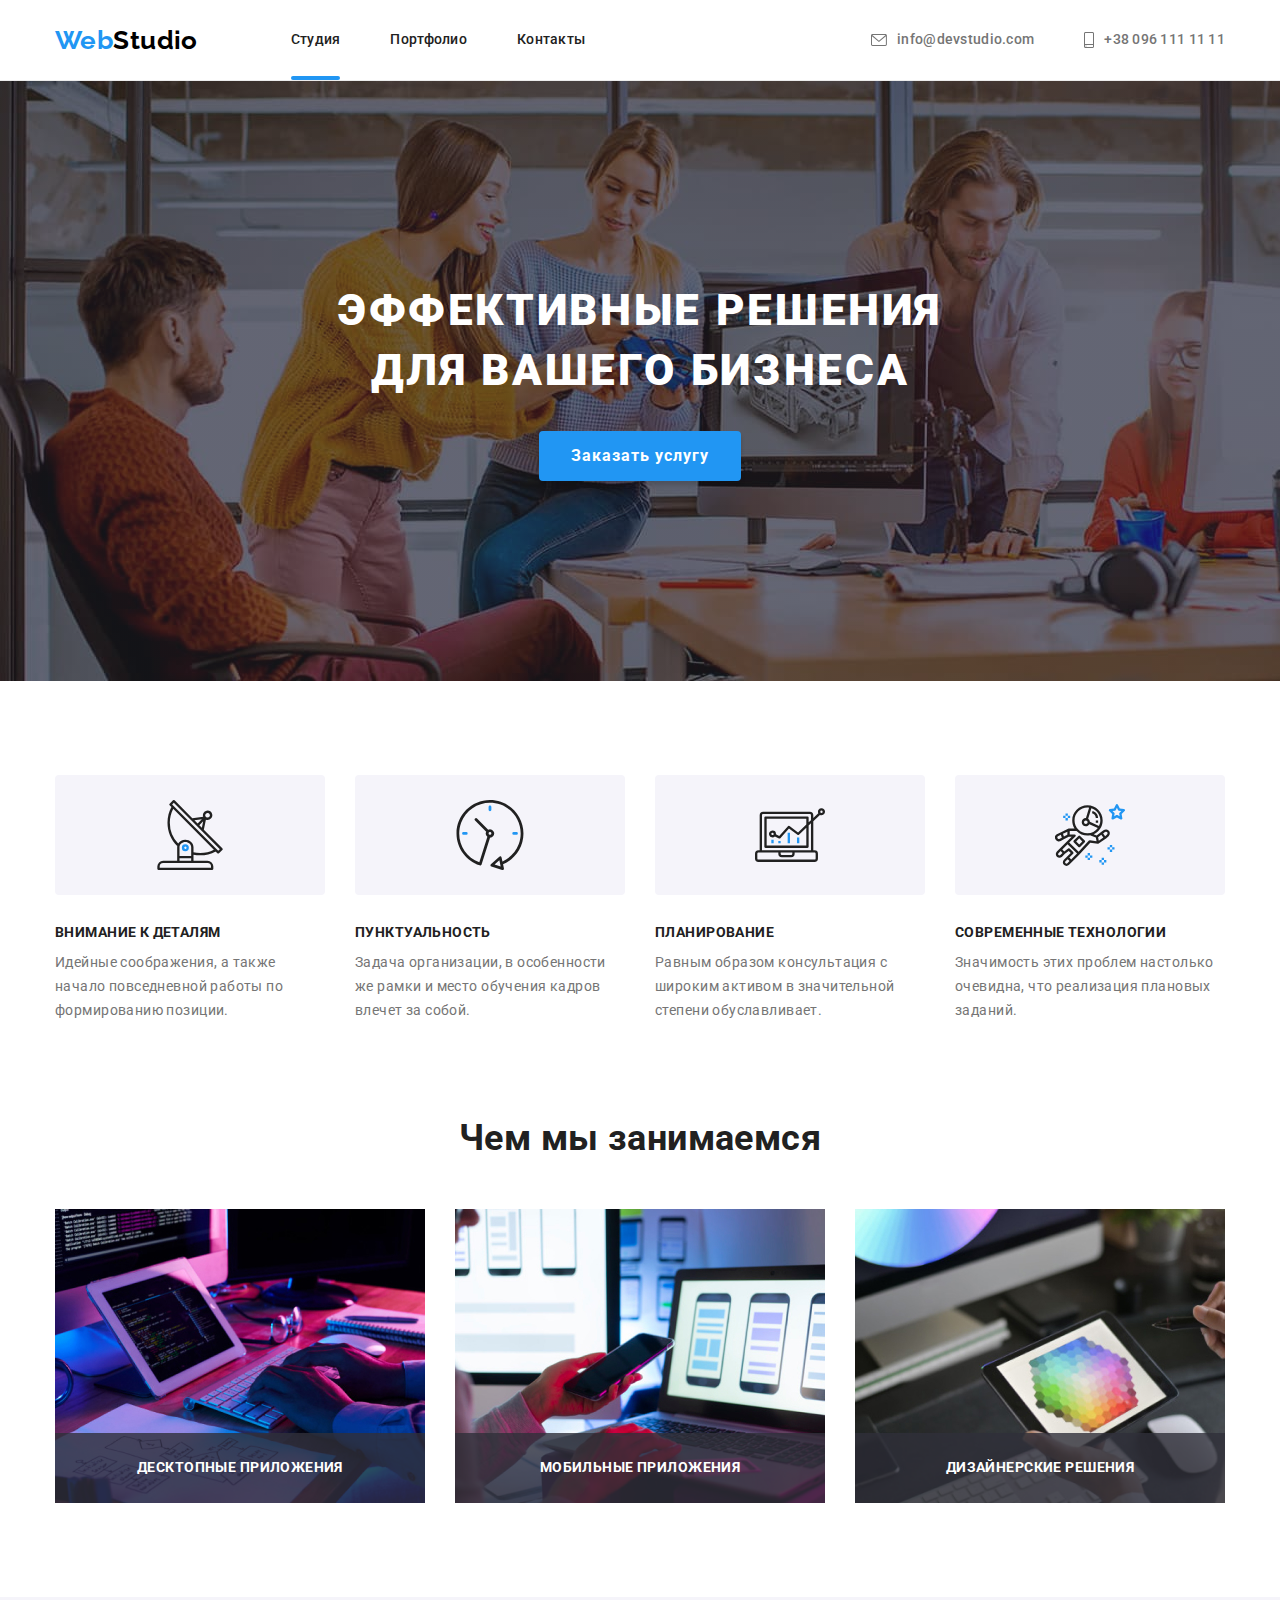
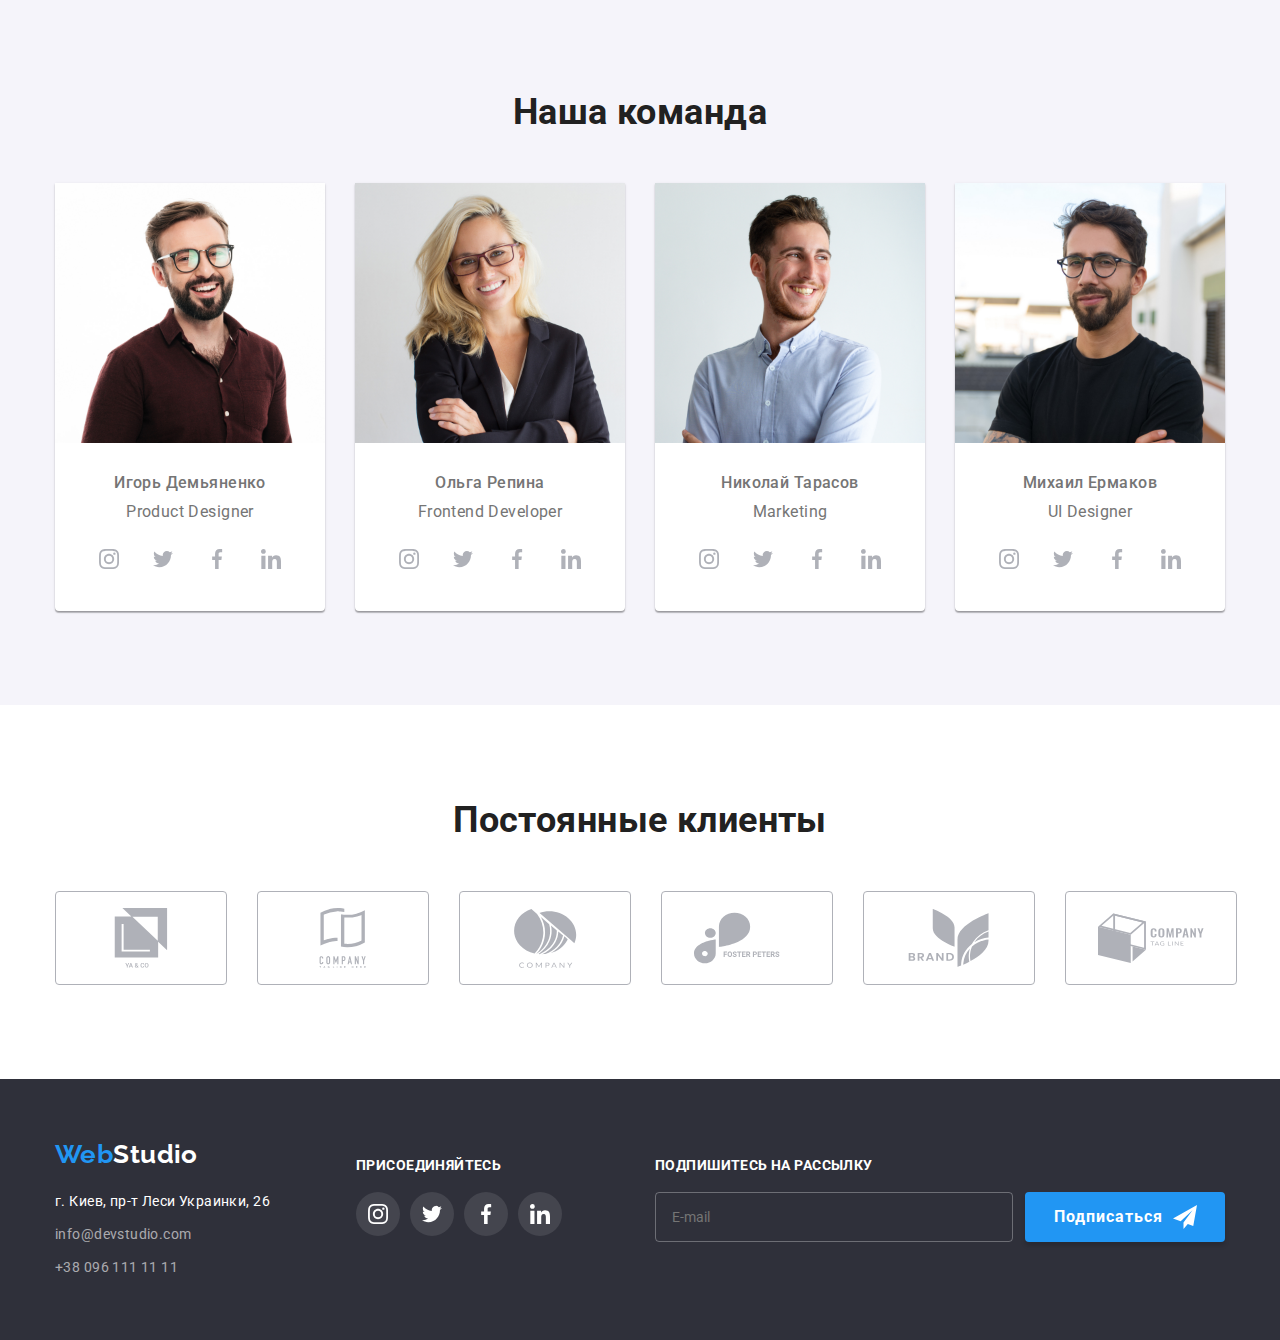
<file: index.html>
<!DOCTYPE html>
<html lang="ru">
  <head>
    <meta charset="UTF-8" />
    <meta http-equiv="X-UA-Compatible" content="IE=edge" />
    <meta name="viewport" content="width=device-width, initial-scale=1.0" />
    <title>WebStudio</title>
    <link rel="preconnect" href="https://fonts.googleapis.com" />
    <link rel="preconnect" href="https://fonts.gstatic.com" crossorigin />
    <link
      href="https://fonts.googleapis.com/css2?family=Raleway:wght@700&family=Roboto:wght@400;500;700;900&display=swap"
      rel="stylesheet"
    />
    <link
      rel="stylesheet"
      href="https://cdnjs.cloudflare.com/ajax/libs/modern-normalize/1.1.0/modern-normalize.min.css"
    />
    <link rel="stylesheet" href="./css/main.min.css" />
  </head>
  <body>
    <header class="header">
      <div class="container main-nav">
        <nav class="main-nav__item">
          <a href="./index.html" class="logo"> <span>Web<span class="logo__item--black">Studio</span></a>
          <ul class="site-nav">
            <li class="site-nav__item"><a href="./index.html" class="site-nav__link site-nav__link--current">Студия</a></li>
            <li class="site-nav__item"><a href="./portfolio.html" class="site-nav__link">Портфолио</a></li>
            <li class="site-nav__item"><a href="" class="site-nav__link">Контакты</a></li>
          </ul>
        </nav>
        <ul class="address">
          <li class="address__item">
            <a href="mailto:info@devstudio.com" class="address__link">
              <svg width="16" height="12" class="address__icon">
                <use href="./img/sprite.svg#icon-envelope"></use></svg>
                info@devstudio.com
              </a>
          </li>
          <li class="address__item">
            <a href="tel:+380961111111" class="address__link">
              <svg width="10" height="16" class="address__icon">
                <use href="./img/sprite.svg#icon-smartphone"></use>
              </svg>
              +38 096 111 11 11</a>
          </li>
        </ul>
      </div>
    </header>
    <main>
      <div class="hero-bground">
        <section class="hero">
          <div class="container">
            <h1 class="hero__title">Эффективные решения для вашего бизнеса</h1>
            <button class="button" data-modal-open>Заказать услугу</button>
          </div>
          <div class="backdrop is-hidden" data-modal>
            <div class="modal">
              <button class="close" data-modal-close>
                <svg class="close__icon">
                  <use href="./img/sprite.svg#icon-close"></use>
                </svg>
              </button>
              <p class="modal__title">Оставьте свои данные, мы вам перезвоним</p>
              <form class="form">
                <div class="form__block">
                  <label class="form__label">
                  Имя
                  <div class="form__field">
                    <input class="form__input" type="text" name="user-name"/>
                    <svg class="form__icon">
                      <use href="./img/sprite.svg#icon-person-black"></use>
                    </svg>
                  </div>
                </label>
              </div>
                <div class="form__block">
                  <label class="form__label">
                  Телефон
                  <div class="form__field">
                    <input class="form__input" type="text" name="user-phone"/>
                    <svg class="form__icon">
                      <use href="./img/sprite.svg#icon-phone-black"></use>
                    </svg>
                  </div>
                </label>
              </div>
                <div class="form__block">
                  <label class="form__label">
                  Почта
                  <div class="form__field">
                    <input class="form__input" type="email" name="user-email"/>
                    <svg class="form__icon">
                      <use href="./img/sprite.svg#icon-email-black"></use>
                    </svg>
                  </div>
                </label>
                </div>
                <div class="form__block form__block--big-margin">
                  <label class="form__label">
                  Комментарий
                  <div class="">
                    <textarea class="form__input form__input--big" placeholder="Введите текст" name="user-comment"/></textarea>
                    
                    </div>
                </label>
                </div>
                <label class="policy">
                  <input type="checkbox" class="policy__checkbox" name="policy"></input>
                  <span class="policy__checkbox--custom"></span>
                  Соглашаюсь с рассылкой и принимаю<a href="/" class="policy__link"><span>Условия договора</span></a> 
                </label>
                <button type="submit" class="button policy__submit">Отправить</button>
              
              </form>
            </div>
          </div>
        </section>
      </div>

      <section class="section">
        <div class="container">
          <ul class="benefit">
            <li class="benefit__item">
              <div class="benefit__thumb">
                <svg class="benefit__icon">
                  <use href="./img/sprite.svg#icon-antenna"></use>
                </svg>
              </div>
              <h3 class="benefit__title">Внимание к деталям</h3>
              <p class="benefit__description">
                Идейные соображения, а также начало повседневной работы по формированию позиции.
              </p>
            </li>
            <li class="benefit__item">
              <div class="benefit__thumb">
                <svg class="benefit__icon">
                  <use href="./img/sprite.svg#icon-clock"></use>
                </svg>
              </div>
              <h3 class="benefit__title">Пунктуальность</h3>
              <p class="benefit__description">
                Задача организации, в особенности же рамки и место обучения кадров влечет за собой.
              </p>
            </li>
            <li class="benefit__item">
              <div class="benefit__thumb">
                <svg class="benefit__icon">
                  <use href="./img/sprite.svg#icon-diagram"></use>
                </svg>
              </div>
              <h3 class="benefit__title">Планирование</h3>
              <p class="benefit__description">
                Равным образом консультация с широким активом в значительной степени обуславливает.
              </p>
            </li>
            <li class="benefit__item">
              <div class="benefit__thumb">
                <svg class="benefit__icon">
                  <use href="./img/sprite.svg#icon-astronaut"></use>
                </svg>
              </div>
              <h3 class="benefit__title">Современные технологии</h3>
              <p class="benefit__description">
                Значимость этих проблем настолько очевидна, что реализация плановых заданий.
              </p>
            </li>
          </ul>
        </div>
      </section>
      <section class="section section--no-padding">
        <div class="container">
          <h2 class="section__title">Чем мы занимаемся</h2>
          <ul class="works">
            <li class="works__item">
              <div class="works__thumb">
                <img src="./img/web.jpg" alt="Web development" class="works__image"/>
                <p class="works__description">Десктопные приложения</p>
              </div>
            </li>
            <li class="works__item">
              <div class="works__thumb">
                <img src="./img/mobile.jpg" alt="Mobile development" class="works__image"/>
                <p class="works__description">Мобильные приложения</p>
              </div>
            </li>
            <li class="works__item">
              <div class="works__thumb">
                <img src="./img/design.jpg" alt="Web design" class="works__image" />
                <p class="works__description">Дизайнерские решения</p>
              </div>
            </li>
          </ul>
        </div>
      </section>
      <section class="section section--gray">
        <div class="container">
          <h2 class="section__title">Наша команда</h2>
          <ul class="team">
            <li class="team__item">
              <img src="./img/demianenko.jpg" alt="Product Designer" class="team__image"/>
              <div class="team__description">
                <h3 class="team__title">Игорь Демьяненко</h3>
                <p class="team__profession">Product Designer</p>

                <ul class="social">
                  <li class="social__item">
                    <a href="/" class="social__link">
                      <svg class="social__icon">
                        <use href="./img/sprite.svg#icon-instagram"></use>
                      </svg>
                    </a>
                  </li>
                  <li class="social__item">
                    <a href="/" class="social__link">
                      <svg class="social__icon">
                        <use href="./img/sprite.svg#icon-twitter"></use>
                      </svg>
                    </a>
                  </li>
                  <li class="social__item">
                    <a href="/" class="social__link">
                      <svg class="social__icon">
                        <use href="./img/sprite.svg#icon-facebook"></use>
                      </svg>
                    </a>
                  </li>
                  <li class="social__item">
                    <a href="/" class="social__link">
                      <svg class="social__icon">
                        <use href="./img/sprite.svg#icon-linkedin"></use>
                      </svg>
                    </a>
                  </li>
                </ul>
              </div>
            </li>
            <li class="team__item">
              <img src="./img/riepina.jpg" alt="Frontend Developer" class="team__image"/>
              <div class="team__description">
                <h3 class="team__title">Ольга Репина</h3>
                <p class="team__profession">Frontend Developer</p>
                <ul class="social">
                  <li class="social__item">
                    <a href="/" class="social__link">
                      <svg class="social__icon">
                        <use href="./img/sprite.svg#icon-instagram"></use>
                      </svg>
                    </a>
                  </li>
                  <li class="social__item">
                    <a href="/" class="social__link">
                      <svg class="social__icon">
                        <use href="./img/sprite.svg#icon-twitter"></use>
                      </svg>
                    </a>
                  </li>
                  <li class="social__item">
                    <a href="/" class="social__link">
                      <svg class="social__icon">
                        <use href="./img/sprite.svg#icon-facebook"></use>
                      </svg>
                    </a>
                  </li>
                  <li class="social__item">
                    <a href="/" class="social__link">
                      <svg class="social__icon">
                        <use href="./img/sprite.svg#icon-linkedin"></use>
                      </svg>
                    </a>
                  </li>
                </ul>
              </div>
            </li>
            <li class="team__item">
              <img src="./img/tarasov.jpg" alt="Marketing" class="team__image"/>
              <div class="team__description">
                <h3 class="team__title">Николай Тарасов</h3>
                <p class="team__profession">Marketing</p>
                <ul class="social">
                  <li class="social__item">
                    <a href="/" class="social__link">
                      <svg class="social__icon">
                        <use href="./img/sprite.svg#icon-instagram"></use>
                      </svg>
                    </a>
                  </li>
                  <li class="social__item">
                    <a href="/" class="social__link">
                      <svg class="social__icon">
                        <use href="./img/sprite.svg#icon-twitter"></use>
                      </svg>
                    </a>
                  </li>
                  <li class="social__item">
                    <a href="/" class="social__link">
                      <svg class="social__icon">
                        <use href="./img/sprite.svg#icon-facebook"></use>
                      </svg>
                    </a>
                  </li>
                  <li class="social__item">
                    <a href="/" class="social__link">
                      <svg class="social__icon">
                        <use href="./img/sprite.svg#icon-linkedin"></use>
                      </svg>
                    </a>
                  </li>
                </ul>
              </div>
            </li>
            <li class="team__item">
              <img src="./img/ermakov.jpg" alt="UI Designer" class="team__image"/>
              <div class="team__description">
                <h3 class="team__title">Михаил Ермаков</h3>
                <p class="team__profession">UI Designer</p>
                <ul class="social">
                  <li class="social__item">
                    <a href="/" class="social__link">
                      <svg class="social__icon">
                        <use href="./img/sprite.svg#icon-instagram"></use>
                      </svg>
                    </a>
                  </li>
                  <li class="social__item">
                    <a href="/" class="social__link">
                      <svg class="social__icon">
                        <use href="./img/sprite.svg#icon-twitter"></use>
                      </svg>
                    </a>
                  </li>
                  <li class="social__item">
                    <a href="/" class="social__link">
                      <svg class="social__icon">
                        <use href="./img/sprite.svg#icon-facebook"></use>
                      </svg>
                    </a>
                  </li>
                  <li class="social__item">
                    <a href="/" class="social__link">
                      <svg class="social__icon">
                        <use href="./img/sprite.svg#icon-linkedin"></use>
                      </svg>
                    </a>
                  </li>
                </ul>
              </div>
            </li>
          </ul>
        </div>
      </section>
      <section class="section">
        <div class="container">
          <h2 class="section__title">Постоянные клиенты</h2>
          <ul class="client">
            <li class="client__item">
              <a href="/" class="client__link">
                <svg class="client__icon">
                  <use href="./img/sprite.svg#icon-client1"></use>
                </svg>
              </a>
            </li>
            <li class="client__item">
              <a href="/" class="client__link">
                <svg class="client__icon">
                  <use href="./img/sprite.svg#icon-client2"></use>
                </svg>
              </a>
            </li>
            <li class="client__item">
              <a href="/" class="client__link">
                <svg class="client__icon">
                  <use href="./img/sprite.svg#icon-client3"></use>
                </svg>
              </a>
            </li>
            <li class="client__item">
              <a href="/" class="client__link">
                <svg class="client__icon">
                  <use href="./img/sprite.svg#icon-client4"></use>
                </svg>
              </a>
            </li>
            <li class="client__item">
              <a href="/" class="client__link">
                <svg class="client__icon">
                  <use href="./img/sprite.svg#icon-client5"></use>
                </svg>
              </a>
            </li>
            <li class="client__item">
              <a href="/" class="client__link">
                <svg class="client__icon">
                  <use href="./img/sprite.svg#icon-client6"></use>
                </svg>
              </a>
            </li>
          </ul>
        </div>
      </section>
    </main>

    <footer class="footer">
      <div class="container footer__content">
        <div class="footer-address">
          <a href="./index.html" class="logo footer__logo">
            <span class="logo ">Web</span><span class="logo__item--white">Studio</span></a
          >
          
          <address class="footer-address__item">г. Киев, пр-т Леси Украинки, 26</address>
          <ul class="contact">
            <li class="contact__item">
              <a href="mailto:info@devstudio.com" class="contact__link">info@devstudio.com</a>
            </li>
            <li class="contact__item">
              <a href="tel:+380961111111" class="contact__link">+38 096 111 11 11</a>
            </li>
          </ul>
        </div>

        <div class="footer-join">
          <h4 class="footer__title">Присоединяйтесь</h4>
          <ul class="social">
                  <li class="social__item">
                    <a href="/" class="social__link social__link--gray">
                      <svg class="social__icon social__icon--white">
                        <use href="./img/sprite.svg#icon-instagram"></use>
                      </svg>
                    </a>
                  </li>
                  <li class="social__item">
                    <a href="/" class="social__link social__link--gray">
                      <svg class="social__icon social__icon--white">
                        <use href="./img/sprite.svg#icon-twitter"></use>
                      </svg>
                    </a>
                  </li>
                  <li class="social__item">
                    <a href="/" class="social__link social__link--gray">
                      <svg class="social__icon social__icon--white">
                        <use href="./img/sprite.svg#icon-facebook"></use>
                      </svg>
                    </a>
                  </li>
                  <li class="social__item">
                    <a href="/" class="social__link social__link--gray">
                      <svg class="social__icon social__icon--white">
                        <use href="./img/sprite.svg#icon-linkedin"></use>
                      </svg>
                    </a>
                  </li>
                </ul>
        </div>
        <div class="footer__item footer__item--big-margin">
          <h4 class="footer__title">Подпишитесь на рассылку</h4>
          <form class="subscribe-form">
              <input type="email" class="subscribe-form__input" placeholder="E-mail" name="user-email">
            <button type="submit" class="subscribe-form__button button">Подписаться
              <svg class="subscribe-form__icon">
                  <use href="./img/sprite.svg#icon-send"></use>
                </svg>
              </button>
            </form>
            
        </div>
      </div>
    </footer>
    <script src="./js/modal.js"></script>
  </body>
</html>
</file>
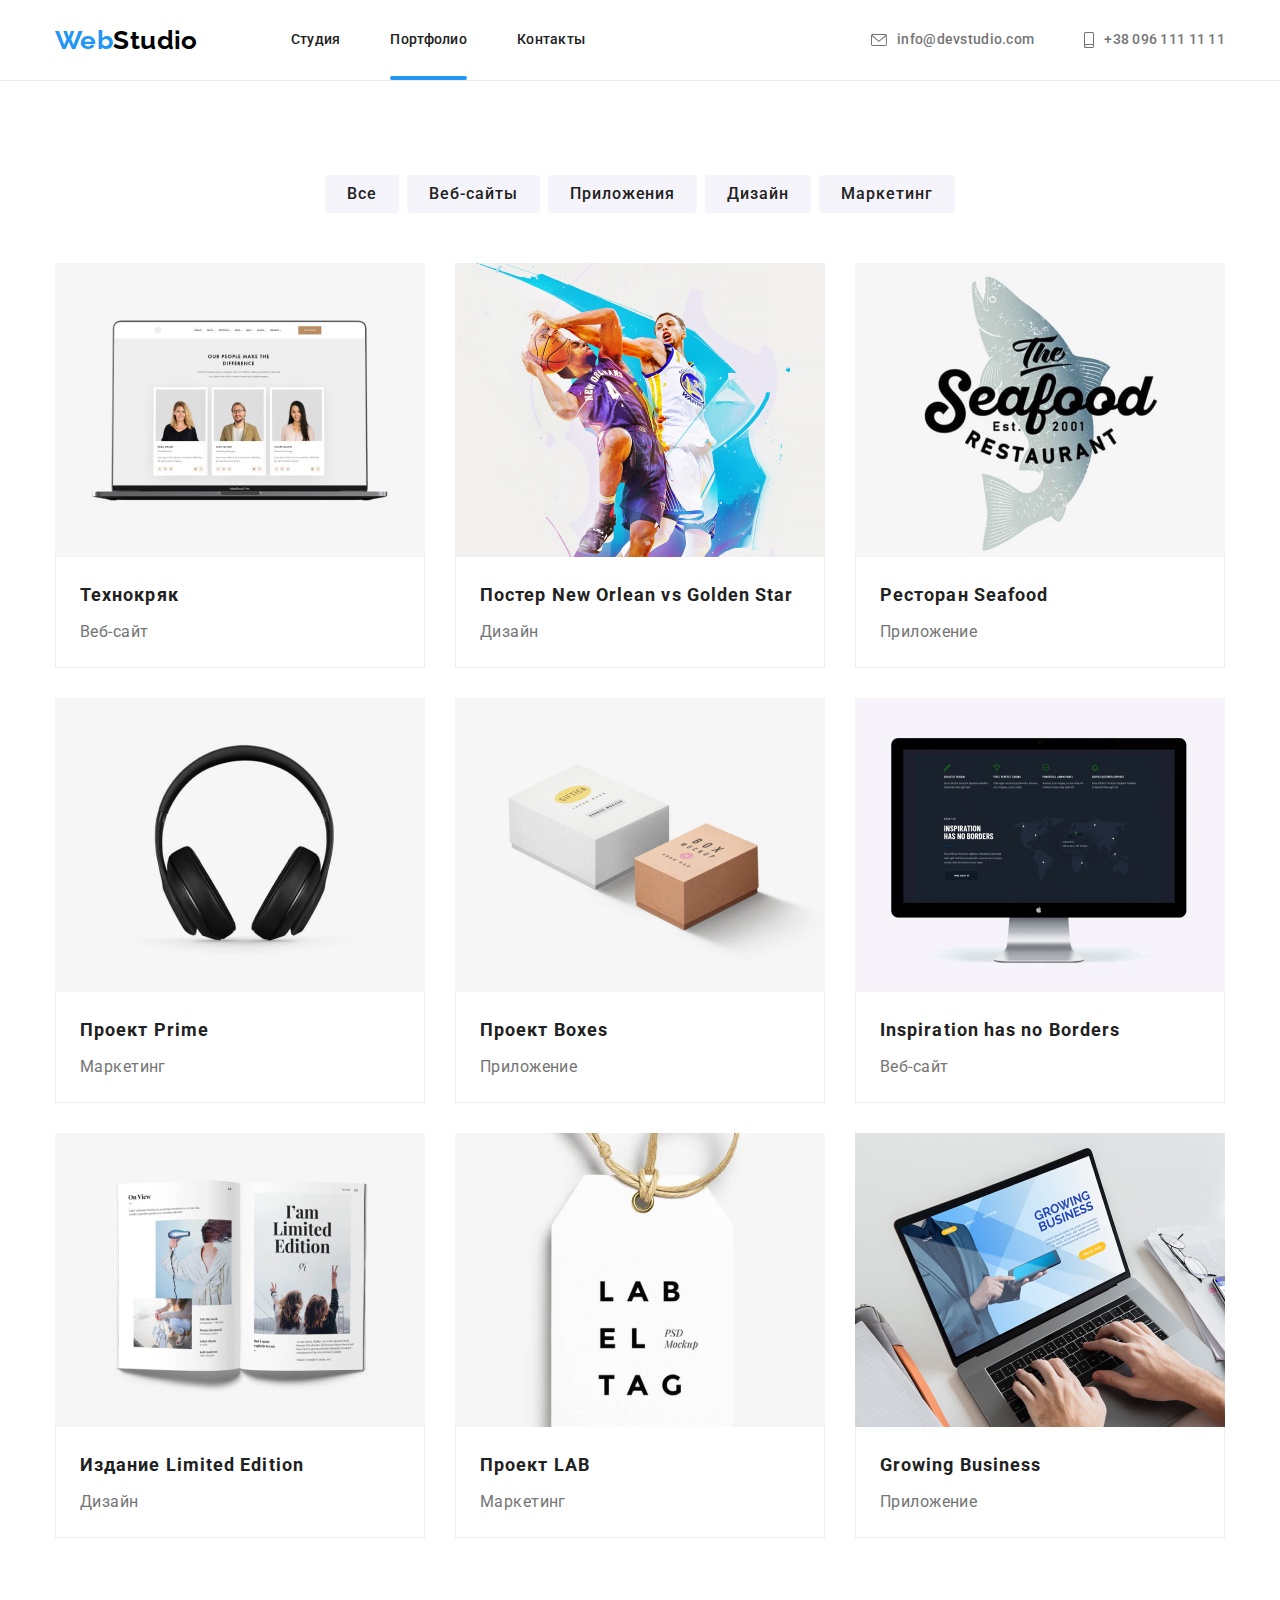
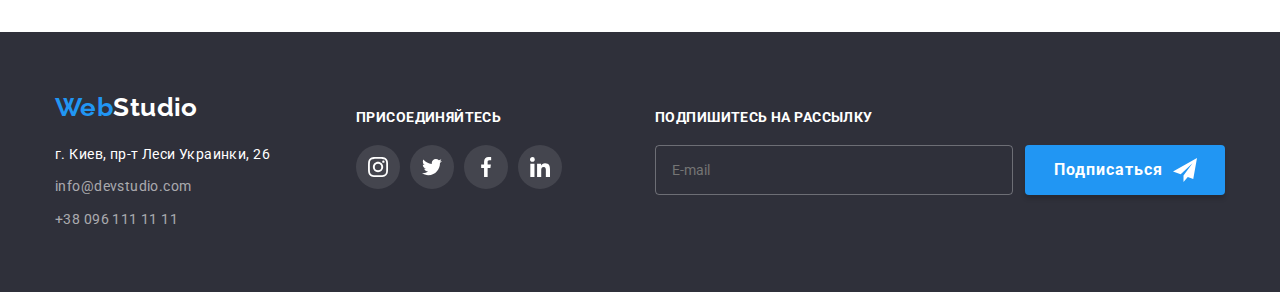
<file: portfolio.html>
<!DOCTYPE html>
<html lang="ru">
  <head>
    <meta charset="UTF-8" />
    <meta http-equiv="X-UA-Compatible" content="IE=edge" />
    <meta name="viewport" content="width=device-width, initial-scale=1.0" />
    <title>Portfolio</title>
    <link rel="preconnect" href="https://fonts.googleapis.com" />
    <link rel="preconnect" href="https://fonts.gstatic.com" crossorigin />
    <link
      href="https://fonts.googleapis.com/css2?family=Raleway:wght@700&family=Roboto:wght@400;500;700;900&display=swap"
      rel="stylesheet"
    />
    <link
      rel="stylesheet"
      href="https://cdnjs.cloudflare.com/ajax/libs/modern-normalize/1.1.0/modern-normalize.min.css"
    />
    <link rel="stylesheet" href="./css/main.min.css" />
  </head>
  <body>
    <header class="header">
      <div class="container main-nav">
        <nav class="main-nav__item">
          <a href="./index.html" class="logo"> <span>Web<span class="logo__item--black">Studio</span></a>
          <ul class="site-nav">
            <li class="site-nav__item"><a href="./index.html" class="site-nav__link">Студия</a></li>
            <li class="site-nav__item"><a href="./portfolio.html" class="site-nav__link site-nav__link--current">Портфолио</a></li>
            <li class="site-nav__item"><a href="" class="site-nav__link">Контакты</a></li>
          </ul>
        </nav>
        <ul class="address">
          <li class="address__item">
            <a href="mailto:info@devstudio.com" class="address__link">
              <svg width="16" height="12" class="address__icon">
                <use href="./img/sprite.svg#icon-envelope"></use></svg>
                info@devstudio.com
              </a>
          </li>
          <li class="address__item">
            <a href="tel:+380961111111" class="address__link">
              <svg width="10" height="16" class="address__icon">
                <use href="./img/sprite.svg#icon-smartphone"></use>
              </svg>
              +38 096 111 11 11</a>
          </li>
        </ul>
      </div>
    </header>

    <main>
      <section class="section">
        <div class="container">
          <ul class="filter">
            <li class="filter__item">
              <button type="button" class="button filter__button">Все</button>
            </li>
            <li class="filter__item">
              <button type="button" class="button filter__button">Веб-сайты</button>
            </li>
            <li class="filter__item">
              <button type="button" class="button filter__button">Приложения</button>
            </li>
            <li class="filter__item">
              <button type="button" class="button filter__button">Дизайн</button>
            </li>
            <li class="filter__item">
              <button type="button" class="button filter__button">Маркетинг</button>
            </li>
          </ul>

          <ul class="works-list">
            <li class="works-list__item">
              <a href="" class="works-list__link">
                <div class="works-list__thumb">
                  <div class="overlay">
                    <p class="overlay__description">
                      Технокряк это современная площадка распространения коронавируса. Компании
                      используют эту платформу для цифрового шпионажа и атак на защищённые сервера
                      конкурентов.
                    </p>
                  </div>
                  <img src="./img/techcrack.jpg" alt="Технокряк" class="works-list__image" />
                </div>

                <div class="works-list__meta">
                  <h3 class="works-list__title">Технокряк</h3>
                  <p class="works-list__description">Веб-сайт</p>
                </div>
              </a>
            </li>
            <li class="works-list__item">
              <a href="" class="works-list__link">
                <div class="works-list__thumb">
                  <div class="overlay">
                    <p class="overlay__description">
                      Технокряк это современная площадка распространения коронавируса. Компании
                      используют эту платформу для цифрового шпионажа и атак на защищённые сервера
                      конкурентов.
                    </p>
                  </div>
                  <img src="./img/poster.jpg" alt="Постер" class="works-list__image" />
                </div>

                <div class="works-list__meta">
                  <h3 class="works-list__title">Постер New Orlean vs Golden Star</h3>
                  <p class="works-list__description">Дизайн</p>
                </div>
              </a>
            </li>
            <li class="works-list__item">
              <a href="" class="works-list__link">
                <div class="works-list__thumb">
                  <div class="overlay">
                    <p class="overlay__description">
                      Технокряк это современная площадка распространения коронавируса. Компании
                      используют эту платформу для цифрового шпионажа и атак на защищённые сервера
                      конкурентов.
                    </p>
                  </div>
                  <img src="./img/seafood.jpg" alt="Seafood" class="works-list__image" />
                </div>

                <div class="works-list__meta">
                  <h3 class="works-list__title">Ресторан Seafood</h3>
                  <p class="works-list__description">Приложение</p>
                </div>
              </a>
            </li>
            <li class="works-list__item">
              <a href="" class="works-list__link">
                <div class="works-list__thumb">
                  <div class="overlay">
                    <p class="overlay__description">
                      Технокряк это современная площадка распространения коронавируса. Компании
                      используют эту платформу для цифрового шпионажа и атак на защищённые сервера
                      конкурентов.
                    </p>
                  </div>
                  <img src="./img/prime.jpg" alt="Prime" class="works-list__image" />
                </div>

                <div class="works-list__meta">
                  <h3 class="works-list__title">Проект Prime</h3>
                  <p class="works-list__description">Маркетинг</p>
                </div>
              </a>
            </li>
            <li class="works-list__item">
              <a href="" class="works-list__link">
                <div class="works-list__thumb">
                  <div class="overlay">
                    <p class="overlay__description">
                      Технокряк это современная площадка распространения коронавируса. Компании
                      используют эту платформу для цифрового шпионажа и атак на защищённые сервера
                      конкурентов.
                    </p>
                  </div>
                  <img src="./img/boxes.jpg" alt="Boxes" class="works-list__image" />
                </div>

                <div class="works-list__meta">
                  <h3 class="works-list__title">Проект Boxes</h3>
                  <p class="works-list__description">Приложение</p>
                </div>
              </a>
            </li>
            <li class="works-list__item">
              <a href="" class="works-list__link">
                <div class="works-list__thumb">
                  <div class="overlay">
                    <p class="overlay__description">
                      Технокряк это современная площадка распространения коронавируса. Компании
                      используют эту платформу для цифрового шпионажа и атак на защищённые сервера
                      конкурентов.
                    </p>
                  </div>
                  <img src="./img/inspiration.jpg" alt="Inspiration" class="works-list__image" />
                </div>

                <div class="works-list__meta">
                  <h3 class="works-list__title">Inspiration has no Borders</h3>
                  <p class="works-list__description">Веб-сайт</p>
                </div>
              </a>
            </li>
            <li class="works-list__item">
              <a href="" class="works-list__link">
                <div class="works-list__thumb">
                  <div class="overlay">
                    <p class="overlay__description">
                      Технокряк это современная площадка распространения коронавируса. Компании
                      используют эту платформу для цифрового шпионажа и атак на защищённые сервера
                      конкурентов.
                    </p>
                  </div>
                  <img src="./img/limited.jpg" alt="Limited Edition" class="works-list__image" />
                </div>

                <div class="works-list__meta">
                  <h3 class="works-list__title">Издание Limited Edition</h3>
                  <p class="works-list__description">Дизайн</p>
                </div>
              </a>
            </li>
            <li class="works-list__item">
              <a href="" class="works-list__link">
                <div class="works-list__thumb">
                  <div class="overlay">
                    <p class="overlay__description">
                      Технокряк это современная площадка распространения коронавируса. Компании
                      используют эту платформу для цифрового шпионажа и атак на защищённые сервера
                      конкурентов.
                    </p>
                  </div>
                  <img src="./img/lab.jpg" alt="Проект LAB" class="works-list__image" />
                </div>

                <div class="works-list__meta">
                  <h3 class="works-list__title">Проект LAB</h3>
                  <p class="works-list__description">Маркетинг</p>
                </div>
              </a>
            </li>
            <li class="works-list__item">
              <a href="" class="works-list__link">
                <div class="works-list__thumb">
                  <div class="overlay">
                    <p class="overlay__description">
                      Технокряк это современная площадка распространения коронавируса. Компании
                      используют эту платформу для цифрового шпионажа и атак на защищённые сервера
                      конкурентов.
                    </p>
                  </div>
                  <img src="./img/business.jpg" alt="Growing Business" class="works-list__image" />
                </div>
                <div class="works-list__meta">
                  <h3 class="works-list__title">Growing Business</h3>
                  <p class="works-list__description">Приложение</p>
                </div>
              </a>
            </li>
          </ul>
        </div>
      </section>
    </main>
    <footer class="footer">
      <div class="container footer__content">
        <div class="footer-address">
          <a href="./index.html" class="logo footer__logo">
            <span class="logo ">Web</span><span class="logo__item--white">Studio</span>
          </a>
          <address class="footer-address__item">г. Киев, пр-т Леси Украинки, 26</address>
          <ul class="contact">
            <li class="contact__item">
              <a href="mailto:info@devstudio.com" class="contact__link">info@devstudio.com</a>
            </li>
            <li class="contact__item">
              <a href="tel:+380961111111" class="contact__link">+38 096 111 11 11</a>
            </li>
          </ul>
        </div>
        <div class="footer-join">
          <h4 class="footer__title">Присоединяйтесь</h4>
          <ul class="social">
                  <li class="social__item">
                    <a href="/" class="social__link social__link--gray">
                      <svg class="social__icon social__icon--white">
                        <use href="./img/sprite.svg#icon-instagram"></use>
                      </svg>
                    </a>
                  </li>
                  <li class="social__item">
                    <a href="/" class="social__link social__link--gray">
                      <svg class="social__icon social__icon--white">
                        <use href="./img/sprite.svg#icon-twitter"></use>
                      </svg>
                    </a>
                  </li>
                  <li class="social__item">
                    <a href="/" class="social__link social__link--gray">
                      <svg class="social__icon social__icon--white">
                        <use href="./img/sprite.svg#icon-facebook"></use>
                      </svg>
                    </a>
                  </li>
                  <li class="social__item">
                    <a href="/" class="social__link social__link--gray">
                      <svg class="social__icon social__icon--white">
                        <use href="./img/sprite.svg#icon-linkedin"></use>
                      </svg>
                    </a>
                  </li>
                </ul>
        </div>
        <div class="footer__item footer__item--big-margin">
          <h4 class="footer__title">Подпишитесь на рассылку</h4>
          <form class="subscribe-form">
              <input type="email" class="subscribe-form__input" placeholder="E-mail" name="user-email">
            <button type="submit" class="subscribe-form__button button">Подписаться
              <svg class="subscribe-form__icon">
                  <use href="./img/sprite.svg#icon-send"></use>
                </svg>
              </button>
            </form>
        </div>
      </div>
    </footer>
  </body>
</html>
</file>
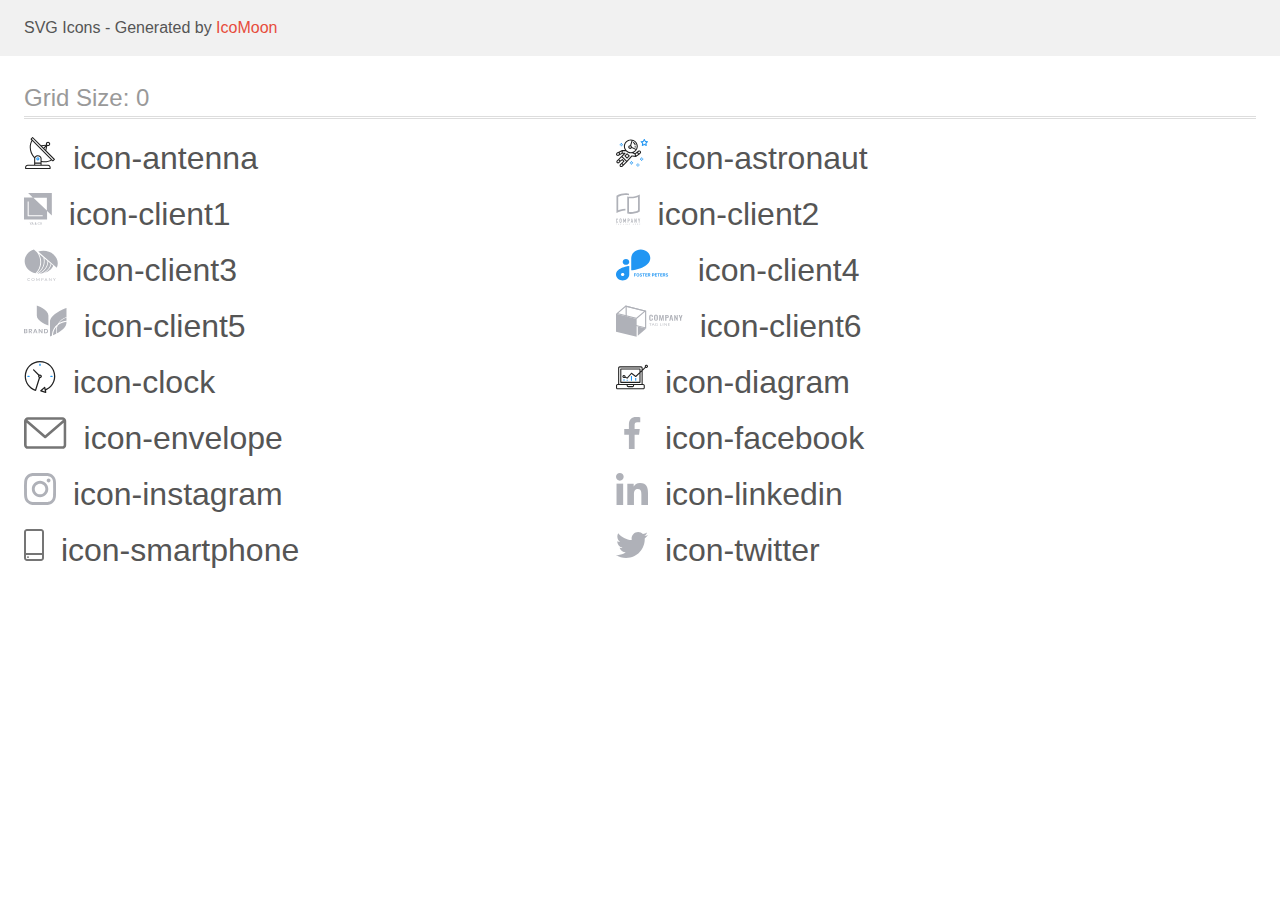
<file: img/sprite/demo.html>
<!doctype html>
<html>
<head>
    <title>IcoMoon - SVG Icons</title>
    <meta charset="utf-8">
    <meta name="viewport" content="width=device-width, initial-scale=1">
    <link rel="stylesheet" href="demo-files/demo.css">
    <link rel="stylesheet" href="style.css">
</head>
<body>
<svg aria-hidden="true" style="position: absolute; width: 0; height: 0; overflow: hidden;" version="1.1" xmlns="http://www.w3.org/2000/svg" xmlns:xlink="http://www.w3.org/1999/xlink">
<defs>
<symbol id="icon-antenna" viewBox="0 0 32 32">
<path fill="#212121" style="fill: var(--color1, #212121)" d="M30.773 22.098l-8.443-8.505 0.937-4.615c0.242 0.094 0.499 0.144 0.758 0.146h0.006c1.192 0.014 2.17-0.941 2.184-2.133s-0.941-2.17-2.133-2.184c-1.192-0.014-2.17 0.941-2.184 2.133-0.003 0.255 0.039 0.509 0.125 0.749l-4.96 0.605-8.091-8.133c-0.099-0.101-0.235-0.159-0.377-0.16-0.14 0.001-0.274 0.056-0.373 0.155l-1.513 1.504c-0.208 0.208-0.208 0.546 0 0.754l0.814 0.826c-3.153 5.798-2.129 12.978 2.519 17.663 0.043 0.041 0.092 0.074 0.146 0.098-0.034 0.18-0.051 0.364-0.052 0.547v6.187h-6.4c-1.472 0.002-2.665 1.195-2.667 2.667v1.067c0 0.295 0.239 0.533 0.533 0.533h24.533c0.295 0 0.533-0.239 0.533-0.533v-1.067c-0.002-1.472-1.195-2.665-2.667-2.667h-6.4v-2.742c1.003 0.21 2.024 0.317 3.049 0.32 2.458-0.003 4.877-0.615 7.040-1.783l0.818 0.823c0.099 0.101 0.235 0.159 0.377 0.16 0.14-0.001 0.274-0.056 0.373-0.155l1.513-1.504c0.208-0.208 0.208-0.546 0-0.754zM23.28 6.233c0.418-0.415 1.093-0.414 1.508 0.004s0.414 1.093-0.004 1.508c-0.2 0.199-0.47 0.31-0.752 0.31h-0.003c-0.589-0.003-1.064-0.483-1.061-1.072 0.002-0.282 0.115-0.552 0.314-0.751h-0.002zM22.024 9.738l-0.598 2.946-1.175-1.182 1.774-1.763zM21.419 8.836l-1.92 1.909-1.485-1.493 3.405-0.415zM24.004 28.8c0.884 0 1.6 0.716 1.6 1.6v0.533h-23.467v-0.533c0-0.884 0.716-1.6 1.6-1.6h20.267zM16.537 26.667v1.067h-5.333v-1.067h5.333zM11.204 25.6v-4.053c0-1.294 1.196-2.347 2.667-2.347s2.667 1.053 2.667 2.347v4.053h-5.333zM17.604 23.904v-2.357c0-1.882-1.675-3.413-3.733-3.413-1.331-0.020-2.576 0.657-3.281 1.786-4.058-4.274-4.971-10.645-2.279-15.887l18.602 18.708c-2.872 1.461-6.165 1.873-9.309 1.163zM28.893 23.22l-21.057-21.181 0.755-0.752 7.935 7.98c0.004 0 0.006 0.007 0.010 0.010l13.115 13.191-0.757 0.752z"></path>
<path fill="#2196f3" style="fill: var(--color2, #2196f3)" d="M13.876 20.267h-0.005c-0.884-0.001-1.601 0.714-1.602 1.598s0.714 1.601 1.598 1.602h0.005c0.884 0.001 1.601-0.714 1.602-1.598s-0.714-1.601-1.598-1.602zM14.249 22.245c-0.1 0.1-0.236 0.156-0.378 0.155-0.295-0.002-0.532-0.242-0.531-0.536 0.001-0.141 0.057-0.276 0.157-0.375s0.233-0.154 0.373-0.155c0.295 0.002 0.532 0.241 0.53 0.536-0.001 0.141-0.057 0.276-0.157 0.375h0.005z"></path>
</symbol>
<symbol id="icon-astronaut" viewBox="0 0 32 32">
<path fill="#2196f3" style="fill: var(--color2, #2196f3)" d="M31.974 4.524c-0.063-0.193-0.229-0.333-0.43-0.363l-1.91-0.278-0.855-1.731c-0.179-0.365-0.777-0.365-0.956 0l-0.855 1.731-1.91 0.278c-0.201 0.029-0.367 0.17-0.431 0.363-0.062 0.193-0.011 0.405 0.135 0.547l1.383 1.348-0.326 1.903c-0.034 0.2 0.048 0.402 0.212 0.522 0.166 0.121 0.382 0.135 0.562 0.040l1.709-0.899 1.709 0.899c0.078 0.041 0.164 0.061 0.249 0.061 0.11 0 0.221-0.034 0.314-0.102 0.164-0.119 0.246-0.322 0.212-0.522l-0.326-1.903 1.383-1.348c0.145-0.142 0.197-0.354 0.135-0.547zM29.511 5.851c-0.125 0.122-0.183 0.299-0.153 0.472l0.191 1.114-1-0.526c-0.078-0.041-0.163-0.061-0.249-0.061s-0.17 0.020-0.249 0.061l-1.001 0.526 0.191-1.114c0.030-0.173-0.028-0.349-0.153-0.472l-0.81-0.789 1.119-0.163c0.174-0.025 0.324-0.134 0.402-0.292l0.5-1.013 0.5 1.013c0.078 0.157 0.228 0.267 0.402 0.292l1.119 0.163-0.809 0.789z"></path>
<path fill="#2196f3" style="fill: var(--color2, #2196f3)" d="M26.134 20.522h-1.067v1.067h1.067v-1.067z"></path>
<path fill="#2196f3" style="fill: var(--color2, #2196f3)" d="M26.134 22.656h-1.067v1.067h1.067v-1.067z"></path>
<path fill="#2196f3" style="fill: var(--color2, #2196f3)" d="M27.2 21.589h-1.067v1.067h1.067v-1.067z"></path>
<path fill="#2196f3" style="fill: var(--color2, #2196f3)" d="M25.067 21.589h-1.067v1.067h1.067v-1.067z"></path>
<path fill="#2196f3" style="fill: var(--color2, #2196f3)" d="M22.4 26.389h-1.067v1.067h1.067v-1.067z"></path>
<path fill="#2196f3" style="fill: var(--color2, #2196f3)" d="M22.4 28.522h-1.067v1.067h1.067v-1.067z"></path>
<path fill="#2196f3" style="fill: var(--color2, #2196f3)" d="M23.467 27.456h-1.067v1.067h1.067v-1.067z"></path>
<path fill="#2196f3" style="fill: var(--color2, #2196f3)" d="M21.333 27.456h-1.067v1.067h1.067v-1.067z"></path>
<path fill="#2196f3" style="fill: var(--color2, #2196f3)" d="M16 24.256h-1.067v1.067h1.067v-1.067z"></path>
<path fill="#2196f3" style="fill: var(--color2, #2196f3)" d="M16 26.389h-1.067v1.067h1.067v-1.067z"></path>
<path fill="#2196f3" style="fill: var(--color2, #2196f3)" d="M17.067 25.322h-1.067v1.067h1.067v-1.067z"></path>
<path fill="#2196f3" style="fill: var(--color2, #2196f3)" d="M14.933 25.322h-1.067v1.067h1.067v-1.067z"></path>
<path fill="#2196f3" style="fill: var(--color2, #2196f3)" d="M5.867 6.122h-1.067v1.067h1.067v-1.067z"></path>
<path fill="#2196f3" style="fill: var(--color2, #2196f3)" d="M5.867 8.255h-1.067v1.067h1.067v-1.067z"></path>
<path fill="#2196f3" style="fill: var(--color2, #2196f3)" d="M6.933 7.189h-1.067v1.067h1.067v-1.067z"></path>
<path fill="#2196f3" style="fill: var(--color2, #2196f3)" d="M4.8 7.189h-1.067v1.067h1.067v-1.067z"></path>
<path fill="#212121" style="fill: var(--color1, #212121)" d="M24.715 14.159c-0.287-0.388-0.709-0.637-1.188-0.705-0.481-0.068-0.956 0.058-1.34 0.352l-1.252 0.96-1.898 1.417-1.358-0.541c2.421-1.086 4.114-3.508 4.114-6.32 0-3.823-3.123-6.933-6.961-6.933s-6.961 3.11-6.961 6.933c0 1.386 0.414 2.674 1.12 3.758l-2.764-0.024c-0.002 0-0.003 0-0.005 0-0.009 0-0.015 0.004-0.023 0.005-0.053 0.002-0.105 0.013-0.155 0.031-0.013 0.005-0.026 0.008-0.038 0.013-0.006 0.003-0.013 0.003-0.019 0.006l-3.233 1.596c-0.001 0-0.001 0-0.001 0.001l-1.893 0.911c-0.021 0.009-0.042 0.021-0.063 0.035-0.755 0.502-1.012 1.489-0.598 2.295 0.22 0.429 0.595 0.745 1.056 0.889 0.178 0.055 0.359 0.083 0.539 0.083 0.29 0 0.577-0.071 0.839-0.211l1.388-0.738 2.264-1.169 1.357-0.008-5.442 5.416c-0.001 0.001-0.001 0.001-0.002 0.001l-1.339 1.333c-0.316 0.315-0.49 0.732-0.49 1.178s0.174 0.863 0.49 1.179c0.325 0.323 0.752 0.485 1.179 0.485s0.854-0.162 1.18-0.485l1.314-1.309 1.741-1.3 0.901 0.897-1.762 1.754c-0 0.001-0.001 0.001-0.002 0.001l-1.339 1.333c-0.316 0.315-0.49 0.732-0.49 1.178s0.174 0.863 0.49 1.179c0.325 0.323 0.753 0.485 1.18 0.485s0.855-0.162 1.18-0.485l3.482-3.467c0.001-0.001 0.001-0.001 0.001-0.002l1.010-1-0.004-0.004c0.006-0.006 0.015-0.009 0.022-0.015l5.166-5.658 3.471 0.494c0.025 0.004 0.050 0.005 0.075 0.005 0.065 0 0.127-0.015 0.187-0.038 0.018-0.006 0.033-0.015 0.050-0.023 0.019-0.010 0.039-0.015 0.058-0.027l3.213-2.133c0.012-0.008 0.018-0.021 0.029-0.029 0.013-0.010 0.029-0.014 0.041-0.026l1.271-1.191c0.662-0.62 0.753-1.635 0.212-2.362zM2.13 17.77c-0.173 0.093-0.37 0.111-0.558 0.052-0.187-0.058-0.338-0.186-0.427-0.358-0.161-0.314-0.068-0.695 0.214-0.902l1.314-0.632 0.449 1.312-0.992 0.528zM5.628 15.942l-1.548 0.8-0.439-1.283 2.027-1.001-0.040 1.484zM20.727 9.322c0 0.918-0.219 1.785-0.599 2.559l-4.181-1.899c-0.044-0.573-0.341-1.075-0.788-1.388l1.464-4.86c2.378 0.756 4.105 2.974 4.105 5.588zM8.938 9.322c0-3.235 2.644-5.867 5.894-5.867 0.253 0 0.5 0.021 0.745 0.052l-1.432 4.754c-0.019-0.001-0.037-0.006-0.057-0.006-1.033 0-1.873 0.837-1.873 1.867s0.84 1.867 1.873 1.867c0.694 0 1.294-0.383 1.618-0.945l3.862 1.755c-1.075 1.446-2.795 2.39-4.737 2.39-3.25 0-5.894-2.632-5.894-5.867zM14.894 10.122c0 0.441-0.362 0.8-0.806 0.8s-0.806-0.359-0.806-0.8c0-0.441 0.362-0.8 0.806-0.8s0.806 0.359 0.806 0.8zM2.465 25.146c-0.236 0.234-0.619 0.234-0.854 0.001-0.114-0.114-0.176-0.263-0.176-0.423s0.062-0.309 0.176-0.421l0.962-0.958 0.851 0.848-0.959 0.955zM5.679 28.88c-0.236 0.234-0.619 0.235-0.855 0.001-0.114-0.114-0.176-0.263-0.176-0.423s0.062-0.309 0.176-0.421l0.963-0.959 0.852 0.848-0.96 0.955zM9.16 25.411c-0.001 0-0.001 0-0.002 0.001l-1.765 1.76-0.852-0.848 1.763-1.755c0 0 0 0 0-0s0.001-0.001 0.002-0.001c0.040-0.040 0.065-0.088 0.090-0.135 0.007-0.014 0.020-0.026 0.026-0.040 0.017-0.041 0.019-0.085 0.026-0.129 0.003-0.025 0.014-0.047 0.014-0.073 0-0.036-0.013-0.070-0.020-0.106-0.006-0.032-0.006-0.065-0.019-0.095-0.020-0.050-0.055-0.094-0.091-0.138-0.010-0.012-0.014-0.027-0.025-0.038 0 0 0 0-0.001 0s-0.001-0.002-0.001-0.002l-1.607-1.6c-0.017-0.017-0.039-0.024-0.058-0.038-0.028-0.022-0.055-0.042-0.087-0.058-0.030-0.015-0.061-0.024-0.093-0.033-0.034-0.010-0.067-0.017-0.103-0.020-0.033-0.002-0.063 0.001-0.095 0.005-0.036 0.004-0.069 0.009-0.104 0.020-0.034 0.011-0.063 0.027-0.094 0.045-0.020 0.011-0.042 0.015-0.061 0.029l-1.773 1.324-0.901-0.897 2.399-2.386 4.361 4.289-0.928 0.919zM15.979 18.394c-0.015-0.002-0.030 0.004-0.045 0.003-0.039-0.002-0.076 0.001-0.115 0.007-0.030 0.005-0.059 0.011-0.088 0.021-0.034 0.012-0.065 0.028-0.097 0.047-0.030 0.018-0.057 0.037-0.083 0.061-0.013 0.011-0.028 0.017-0.040 0.029l-4.698 5.146-4.328-4.257 2.833-2.818c0.209-0.208 0.21-0.546 0.002-0.755-0.105-0.105-0.243-0.157-0.381-0.156v-0.001l-2.219 0.013 0.028-1.607 3.104 0.027c1.265 1.294 3.029 2.101 4.981 2.101 0.437 0 0.864-0.045 1.279-0.123 0.040 0.032 0.079 0.065 0.13 0.085l2.41 0.96 0.331 1.644-3.003-0.427zM20.020 18.572l-0.313-1.558 1.446-1.080 0.947 1.257-2.080 1.381zM23.774 15.741l-0.838 0.785-0.931-1.236 0.831-0.637c0.155-0.119 0.351-0.168 0.543-0.143 0.193 0.027 0.364 0.128 0.48 0.284 0.217 0.292 0.18 0.699-0.085 0.947z"></path>
<path fill="#212121" style="fill: var(--color1, #212121)" d="M13.602 18.544l-2.143-2.133c-0.207-0.207-0.545-0.207-0.753 0l-2.142 2.133c-0.1 0.101-0.157 0.236-0.157 0.378s0.056 0.278 0.157 0.378l2.142 2.133c0.104 0.103 0.241 0.155 0.377 0.155s0.273-0.052 0.376-0.155l2.143-2.133c0.1-0.1 0.157-0.236 0.157-0.378s-0.057-0.278-0.157-0.378zM11.083 20.303l-1.387-1.381 1.387-1.381 1.387 1.381-1.387 1.381z"></path>
<path fill="#212121" style="fill: var(--color1, #212121)" d="M17.164 5.071l-0.258 1.036c0.071 0.018 1.738 0.452 1.738 2.149h1.067c-0-2.017-1.666-2.965-2.547-3.185z"></path>
<path fill="#212121" style="fill: var(--color1, #212121)" d="M19.711 9.322h-1.067v1.067h1.067v-1.067z"></path>
</symbol>
<symbol id="icon-client1" viewBox="0 0 28 32">
<path fill="#afb1b8" style="fill: var(--color3, #afb1b8)" d="M4.085 0l4.771 4.517-8.856-0.005v21.915h23.149v-8.379l4.766 4.512v-22.559h-23.83zM22.939 17.517l-13.528-12.807h13.528v12.807zM18.739 23.221h-15.076v-14.739h1.066v13.741h14.010v0.998zM7.223 29.344l-0.557 1.147-0.557-1.147h-0.467l0.813 1.529v0.891h0.422v-0.891l0.811-1.529h-0.465zM7.923 31.764l0.196-0.563h0.938l0.198 0.563h0.439l-0.916-2.42h-0.377l-0.914 2.42h0.437zM8.588 29.858l0.351 1.004h-0.701l0.351-1.004zM10.805 30.804c-0.061 0.093-0.091 0.196-0.091 0.307 0 0.204 0.072 0.37 0.214 0.497 0.144 0.126 0.336 0.189 0.575 0.189s0.445-0.065 0.618-0.194l0.136 0.161h0.469l-0.356-0.421c0.14-0.191 0.209-0.435 0.209-0.733h-0.351c0 0.163-0.034 0.311-0.101 0.444l-0.467-0.552 0.165-0.12c0.116-0.084 0.2-0.168 0.251-0.253 0.051-0.085 0.076-0.178 0.076-0.279 0-0.153-0.056-0.281-0.17-0.384-0.112-0.104-0.256-0.156-0.432-0.156-0.195 0-0.35 0.055-0.465 0.166-0.115 0.11-0.173 0.259-0.173 0.449 0 0.078 0.018 0.158 0.055 0.241 0.038 0.083 0.104 0.184 0.198 0.303-0.18 0.129-0.3 0.24-0.361 0.334zM11.897 31.339c-0.119 0.091-0.246 0.136-0.382 0.136-0.121 0-0.217-0.035-0.289-0.105s-0.108-0.161-0.108-0.273c0-0.13 0.067-0.245 0.2-0.346l0.052-0.037 0.529 0.623zM11.463 30.267c-0.114-0.141-0.171-0.258-0.171-0.351 0-0.081 0.023-0.148 0.070-0.201s0.109-0.080 0.188-0.080c0.073 0 0.133 0.023 0.181 0.068 0.048 0.044 0.072 0.098 0.072 0.161 0 0.095-0.034 0.173-0.103 0.234l-0.052 0.042-0.184 0.126zM15.403 31.581c0.166-0.145 0.262-0.347 0.286-0.605h-0.419c-0.022 0.173-0.075 0.296-0.158 0.371s-0.207 0.111-0.372 0.111c-0.181 0-0.318-0.069-0.412-0.206-0.093-0.137-0.14-0.337-0.14-0.598v-0.214c0.002-0.258 0.052-0.454 0.15-0.587 0.099-0.134 0.239-0.201 0.422-0.201 0.157 0 0.277 0.039 0.357 0.116 0.082 0.076 0.133 0.202 0.153 0.376h0.419c-0.027-0.265-0.121-0.47-0.284-0.615s-0.378-0.218-0.645-0.218c-0.198 0-0.373 0.047-0.525 0.141-0.151 0.094-0.267 0.228-0.347 0.402s-0.121 0.375-0.121 0.603v0.226c0.003 0.223 0.045 0.418 0.125 0.587s0.193 0.299 0.339 0.391c0.147 0.091 0.317 0.136 0.51 0.136 0.276 0 0.497-0.072 0.663-0.216zM17.875 31.242c0.082-0.18 0.123-0.388 0.123-0.625v-0.135c-0.001-0.236-0.043-0.443-0.126-0.62-0.083-0.178-0.201-0.315-0.354-0.409-0.152-0.095-0.326-0.143-0.524-0.143s-0.372 0.048-0.525 0.145c-0.152 0.095-0.27 0.233-0.354 0.414-0.083 0.181-0.125 0.389-0.125 0.625v0.136c0.001 0.232 0.043 0.436 0.126 0.613 0.084 0.177 0.203 0.314 0.356 0.411 0.154 0.095 0.329 0.143 0.525 0.143 0.198 0 0.373-0.048 0.525-0.143 0.153-0.096 0.27-0.234 0.352-0.412zM17.424 29.874c0.102 0.143 0.153 0.349 0.153 0.617v0.126c0 0.273-0.050 0.48-0.151 0.622-0.1 0.142-0.243 0.213-0.429 0.213-0.184 0-0.328-0.073-0.432-0.218-0.103-0.145-0.155-0.351-0.155-0.617v-0.14c0.002-0.26 0.054-0.462 0.156-0.603 0.103-0.143 0.245-0.214 0.427-0.214 0.186 0 0.33 0.072 0.43 0.214z"></path>
</symbol>
<symbol id="icon-client2" viewBox="0 0 25 32">
<path fill="#afb1b8" style="fill: var(--color3, #afb1b8)" d="M10.531 1.806h-0.084c-0.129-0.008-0.258-0.011-0.388-0.014v0h-0.28c-0.244 0-0.494 0.006-0.741 0.019-0.019-0.001-0.037-0.001-0.056 0-2.243 0.127-4.44 0.688-6.471 1.651l-0.266 0.128v13.625l0.623-0.211c0.546-0.188 1.129-0.357 1.731-0.513 1.629-0.418 3.301-0.64 4.982-0.662v1.79c-0.223 0.002-0.439 0.008-0.655 0.019h-0.051c-1.294 0.071-2.577 0.268-3.833 0.588-1.59 0.398-3.124 0.996-4.566 1.779v-17.475c1.497-0.873 3.11-1.529 4.79-1.948 1.475-0.381 2.992-0.576 4.515-0.582h0.263c0.314 0.008 0.621 0.022 0.909 0.044 0.759 0.053 1.511 0.173 2.249 0.358v1.762c-0.717-0.167-1.445-0.277-2.179-0.329-0.015-0.001-0.030-0.003-0.045-0.004-0.152-0.013-0.304-0.026-0.446-0.026zM13.633 3.607c0.391 0.030 0.796 0.044 1.205 0.044 1.601-0.006 3.195-0.21 4.747-0.609 1.589-0.4 3.123-0.998 4.564-1.781v17.163c-1.498 0.873-3.111 1.529-4.792 1.948-1.475 0.379-2.992 0.574-4.515 0.581-1.154 0.009-2.304-0.126-3.425-0.404v-17.275c0.265 0.061 0.537 0.117 0.814 0.164 0.455 0.077 0.934 0.133 1.401 0.167zM22.367 3.74l-0.623 0.21c-0.573 0.192-1.15 0.365-1.731 0.518-1.691 0.434-3.428 0.657-5.173 0.663-0.406 0-0.78-0.011-1.141-0.034l-0.497-0.033v14.017l0.427 0.038c0.395 0.034 0.803 0.052 1.214 0.052 1.374-0.006 2.743-0.183 4.074-0.527 1.096-0.275 2.162-0.658 3.184-1.144l0.266-0.128v-13.63z"></path>
<path fill="#afb1b8" style="fill: var(--color3, #afb1b8)" d="M1.684 25.977c-0.090-0.093-0.197-0.166-0.317-0.214s-0.247-0.071-0.376-0.066c-0.137-0.002-0.273 0.024-0.4 0.075-0.117 0.046-0.222 0.116-0.311 0.205s-0.156 0.196-0.201 0.313c-0.049 0.123-0.073 0.254-0.072 0.387v2.335c-0.006 0.165 0.026 0.328 0.092 0.479 0.055 0.12 0.135 0.226 0.233 0.313 0.093 0.079 0.203 0.135 0.321 0.166 0.114 0.032 0.231 0.048 0.349 0.049 0.13 0.001 0.259-0.027 0.377-0.081 0.117-0.051 0.222-0.124 0.311-0.216 0.087-0.091 0.156-0.197 0.204-0.313 0.050-0.118 0.075-0.244 0.075-0.372v-0.261h-0.61v0.208c0.002 0.071-0.010 0.142-0.036 0.208-0.020 0.050-0.050 0.095-0.089 0.131-0.038 0.031-0.081 0.053-0.128 0.067-0.041 0.014-0.084 0.021-0.128 0.022-0.054 0.006-0.11-0.002-0.16-0.024s-0.094-0.057-0.126-0.101c-0.058-0.094-0.086-0.203-0.081-0.313v-2.177c-0.004-0.121 0.022-0.241 0.075-0.349 0.032-0.049 0.077-0.089 0.129-0.114s0.112-0.034 0.17-0.027c0.053-0.002 0.105 0.009 0.152 0.032s0.089 0.057 0.12 0.099c0.068 0.090 0.104 0.2 0.101 0.313v0.202h0.604v-0.238c0.001-0.14-0.024-0.278-0.075-0.408-0.045-0.122-0.114-0.234-0.204-0.329z"></path>
<path fill="#afb1b8" style="fill: var(--color3, #afb1b8)" d="M5.31 25.95c-0.195-0.164-0.44-0.255-0.694-0.257-0.124 0-0.248 0.023-0.364 0.066-0.119 0.042-0.228 0.107-0.322 0.191-0.101 0.091-0.182 0.202-0.237 0.327-0.061 0.143-0.092 0.297-0.089 0.452v2.239c-0.004 0.158 0.026 0.314 0.089 0.459 0.055 0.12 0.136 0.227 0.237 0.313 0.093 0.087 0.203 0.154 0.322 0.197 0.117 0.043 0.24 0.065 0.364 0.066s0.248-0.023 0.364-0.066c0.121-0.044 0.233-0.111 0.33-0.197 0.097-0.087 0.176-0.194 0.23-0.313 0.063-0.145 0.093-0.301 0.089-0.459v-2.239c0.003-0.155-0.027-0.31-0.089-0.452-0.054-0.123-0.133-0.235-0.23-0.327zM5.025 28.969c0.005 0.060-0.003 0.12-0.024 0.176s-0.054 0.107-0.097 0.148c-0.081 0.068-0.182 0.105-0.287 0.105s-0.207-0.037-0.287-0.105c-0.043-0.041-0.076-0.092-0.097-0.148s-0.029-0.116-0.024-0.176v-2.239c-0.005-0.060 0.003-0.12 0.024-0.176s0.054-0.107 0.097-0.148c0.081-0.068 0.182-0.105 0.287-0.105s0.207 0.037 0.287 0.105c0.043 0.041 0.076 0.092 0.097 0.148s0.029 0.116 0.024 0.176v2.239z"></path>
<path fill="#afb1b8" style="fill: var(--color3, #afb1b8)" d="M10.072 29.969v-4.239h-0.587l-0.771 2.244h-0.011l-0.777-2.244h-0.581v4.239h0.606v-2.579h0.011l0.593 1.823h0.302l0.598-1.823h0.011v2.579h0.606z"></path>
<path fill="#afb1b8" style="fill: var(--color3, #afb1b8)" d="M13.513 26.027c-0.093-0.105-0.211-0.184-0.343-0.232-0.142-0.046-0.29-0.068-0.439-0.066h-0.9v4.239h0.604v-1.656h0.311c0.188 0.009 0.376-0.031 0.545-0.116 0.137-0.076 0.252-0.188 0.332-0.324 0.070-0.113 0.117-0.238 0.139-0.369 0.024-0.16 0.035-0.321 0.033-0.482 0.006-0.204-0.014-0.407-0.059-0.606-0.040-0.147-0.117-0.281-0.223-0.39zM13.201 27.319c-0.003 0.077-0.022 0.152-0.056 0.221-0.035 0.065-0.089 0.117-0.156 0.149-0.089 0.040-0.187 0.058-0.285 0.053h-0.275v-1.441h0.311c0.094-0.005 0.187 0.014 0.272 0.053 0.062 0.036 0.112 0.091 0.142 0.157 0.033 0.074 0.051 0.155 0.053 0.236 0 0.089 0 0.183 0 0.282s0.006 0.2 0 0.291h-0.006z"></path>
<path fill="#afb1b8" style="fill: var(--color3, #afb1b8)" d="M16.374 25.73h-0.495l-0.934 4.239h0.604l0.177-0.911h0.823l0.177 0.911h0.604l-0.957-4.239zM15.817 28.481l0.297-1.537h0.011l0.296 1.537h-0.604z"></path>
<path fill="#afb1b8" style="fill: var(--color3, #afb1b8)" d="M20.277 28.284h-0.011l-0.912-2.554h-0.581v4.239h0.604v-2.549h0.012l0.923 2.549h0.568v-4.239h-0.604v2.554z"></path>
<path fill="#afb1b8" style="fill: var(--color3, #afb1b8)" d="M23.968 25.73l-0.486 1.685h-0.012l-0.486-1.685h-0.64l0.83 2.447v1.792h0.604v-1.792l0.83-2.447h-0.64z"></path>
<path fill="#afb1b8" style="fill: var(--color3, #afb1b8)" d="M0 31.166h0.291v0.817h0.198v-0.817h0.29v-0.167h-0.778v0.167z"></path>
<path fill="#afb1b8" style="fill: var(--color3, #afb1b8)" d="M2.447 30.998l-0.381 0.984h0.21l0.081-0.224h0.392l0.084 0.224h0.215l-0.391-0.984h-0.21zM2.416 31.593l0.134-0.365 0.134 0.365h-0.268z"></path>
<path fill="#afb1b8" style="fill: var(--color3, #afb1b8)" d="M4.866 31.62h0.227v0.127c-0.066 0.053-0.149 0.082-0.234 0.083-0.040 0.002-0.079-0.005-0.116-0.021s-0.068-0.041-0.093-0.072c-0.052-0.075-0.078-0.165-0.073-0.257 0-0.219 0.095-0.329 0.283-0.329 0.050-0.005 0.099 0.008 0.14 0.037s0.070 0.071 0.082 0.12l0.195-0.038c-0.042-0.192-0.181-0.289-0.417-0.289-0.127-0.003-0.25 0.042-0.344 0.127-0.050 0.049-0.088 0.108-0.112 0.174s-0.034 0.135-0.029 0.205c-0.006 0.135 0.039 0.267 0.126 0.369 0.048 0.050 0.107 0.088 0.171 0.113s0.134 0.035 0.203 0.031c0.154 0.004 0.304-0.052 0.417-0.157v-0.388h-0.427v0.166z"></path>
<path fill="#afb1b8" style="fill: var(--color3, #afb1b8)" d="M7.337 30.998h-0.199v0.984h0.69v-0.167h-0.49v-0.817z"></path>
<path fill="#afb1b8" style="fill: var(--color3, #afb1b8)" d="M9.426 30.998h-0.199v0.984h0.199v-0.984z"></path>
<path fill="#afb1b8" style="fill: var(--color3, #afb1b8)" d="M11.469 31.656l-0.403-0.657h-0.193v0.984h0.185v-0.643l0.395 0.643h0.198v-0.984h-0.182v0.657z"></path>
<path fill="#afb1b8" style="fill: var(--color3, #afb1b8)" d="M13.315 31.549h0.49v-0.167h-0.49v-0.216h0.528v-0.167h-0.727v0.984h0.747v-0.167h-0.548v-0.266z"></path>
<path fill="#afb1b8" style="fill: var(--color3, #afb1b8)" d="M17.792 31.387h-0.388v-0.388h-0.198v0.984h0.198v-0.43h0.388v0.43h0.198v-0.984h-0.198v0.388z"></path>
<path fill="#afb1b8" style="fill: var(--color3, #afb1b8)" d="M19.649 31.549h0.492v-0.167h-0.492v-0.216h0.529v-0.167h-0.727v0.984h0.746v-0.167h-0.548v-0.266z"></path>
<path fill="#afb1b8" style="fill: var(--color3, #afb1b8)" d="M22.168 31.549c0.171-0.027 0.258-0.117 0.258-0.274 0.005-0.042-0.001-0.084-0.018-0.123s-0.044-0.072-0.078-0.096c-0.089-0.045-0.189-0.065-0.288-0.058h-0.417v0.984h0.198v-0.412h0.039c0.042-0.003 0.084 0.005 0.123 0.022 0.029 0.018 0.053 0.043 0.070 0.072l0.215 0.313h0.237l-0.12-0.192c-0.053-0.095-0.128-0.176-0.218-0.236zM21.969 31.413h-0.146v-0.247h0.156c0.068-0.005 0.136 0.002 0.201 0.023 0.014 0.013 0.026 0.029 0.033 0.046s0.011 0.037 0.010 0.056c-0.001 0.019-0.006 0.038-0.015 0.055s-0.022 0.032-0.037 0.043c-0.065 0.020-0.133 0.028-0.201 0.023z"></path>
<path fill="#afb1b8" style="fill: var(--color3, #afb1b8)" d="M24.067 31.549h0.49v-0.167h-0.49v-0.216h0.529v-0.167h-0.729v0.984h0.747v-0.167h-0.548v-0.266z"></path>
</symbol>
<symbol id="icon-client3" viewBox="0 0 34 32">
<path fill="#afb1b8" style="fill: var(--color3, #afb1b8)" d="M5.643 31.315c0.012 0 0.024 0.003 0.035 0.007s0.021 0.011 0.029 0.018l0.166 0.159c-0.129 0.129-0.288 0.231-0.467 0.302-0.21 0.076-0.435 0.113-0.663 0.108-0.213 0.004-0.426-0.031-0.623-0.101-0.178-0.065-0.338-0.162-0.469-0.285-0.134-0.128-0.237-0.278-0.303-0.44-0.073-0.182-0.108-0.373-0.106-0.565-0.003-0.193 0.036-0.386 0.114-0.567 0.073-0.164 0.182-0.314 0.322-0.44 0.142-0.124 0.312-0.222 0.499-0.287 0.205-0.069 0.422-0.103 0.642-0.101 0.204-0.004 0.407 0.027 0.596 0.092 0.165 0.062 0.316 0.148 0.447 0.255l-0.139 0.17c-0.010 0.012-0.022 0.022-0.035 0.031-0.016 0.010-0.036 0.014-0.056 0.013-0.022-0.001-0.042-0.008-0.060-0.018l-0.075-0.045-0.104-0.058c-0.045-0.021-0.091-0.040-0.139-0.056-0.062-0.019-0.125-0.034-0.189-0.045-0.082-0.013-0.164-0.019-0.247-0.018-0.158-0.002-0.315 0.024-0.461 0.076-0.136 0.048-0.26 0.121-0.361 0.213-0.104 0.098-0.183 0.214-0.235 0.339-0.058 0.144-0.087 0.295-0.085 0.448-0.002 0.155 0.026 0.309 0.085 0.455 0.051 0.125 0.129 0.239 0.231 0.338 0.095 0.092 0.213 0.163 0.345 0.209 0.136 0.049 0.281 0.073 0.428 0.072 0.085 0.001 0.17-0.004 0.253-0.014 0.137-0.015 0.268-0.056 0.384-0.121 0.058-0.033 0.113-0.071 0.164-0.112 0.021-0.018 0.049-0.028 0.079-0.029z"></path>
<path fill="#afb1b8" style="fill: var(--color3, #afb1b8)" d="M10.441 30.517c0.003 0.192-0.035 0.382-0.112 0.561-0.068 0.163-0.174 0.311-0.313 0.436s-0.306 0.222-0.491 0.286c-0.407 0.135-0.856 0.135-1.263 0-0.184-0.065-0.35-0.163-0.488-0.287-0.138-0.127-0.246-0.276-0.316-0.44-0.15-0.364-0.15-0.761 0-1.125 0.071-0.164 0.178-0.314 0.316-0.442 0.139-0.12 0.305-0.214 0.488-0.276 0.406-0.137 0.857-0.137 1.263 0 0.185 0.065 0.351 0.163 0.49 0.287 0.137 0.125 0.243 0.273 0.314 0.435 0.077 0.181 0.115 0.372 0.112 0.565zM10.005 30.517c0.003-0.153-0.023-0.306-0.079-0.451-0.047-0.125-0.122-0.239-0.222-0.338-0.097-0.093-0.217-0.166-0.351-0.213-0.296-0.099-0.623-0.099-0.918 0-0.134 0.047-0.254 0.12-0.351 0.213-0.101 0.097-0.178 0.212-0.224 0.338-0.106 0.294-0.106 0.609 0 0.903 0.047 0.125 0.123 0.24 0.224 0.338 0.098 0.092 0.217 0.164 0.351 0.211 0.296 0.096 0.622 0.096 0.918 0 0.134-0.047 0.254-0.119 0.351-0.211 0.1-0.098 0.175-0.213 0.222-0.338 0.056-0.145 0.082-0.298 0.079-0.451z"></path>
<path fill="#afb1b8" style="fill: var(--color3, #afb1b8)" d="M13.715 30.99l0.044 0.101c0.017-0.036 0.031-0.069 0.048-0.101 0.016-0.034 0.034-0.067 0.054-0.099l1.062-1.677c0.021-0.029 0.039-0.047 0.060-0.052 0.028-0.007 0.058-0.011 0.087-0.009h0.314v2.727h-0.372v-2.005c0-0.025 0-0.054 0-0.085-0.002-0.031-0.002-0.063 0-0.094l-1.068 1.7c-0.014 0.025-0.035 0.047-0.063 0.062s-0.059 0.023-0.091 0.023h-0.060c-0.032 0-0.064-0.007-0.091-0.022s-0.049-0.037-0.062-0.062l-1.099-1.711c0 0.032 0 0.065 0 0.097s0 0.061 0 0.087v2.005h-0.359v-2.722h0.314c0.030-0.002 0.059 0.002 0.087 0.009 0.026 0.011 0.046 0.030 0.058 0.052l1.084 1.678c0.021 0.031 0.039 0.064 0.054 0.097z"></path>
<path fill="#afb1b8" style="fill: var(--color3, #afb1b8)" d="M17.71 30.855v1.021h-0.415v-2.723h0.926c0.175-0.003 0.349 0.017 0.517 0.059 0.134 0.033 0.259 0.091 0.366 0.17 0.092 0.074 0.163 0.165 0.208 0.267 0.049 0.111 0.073 0.229 0.071 0.348 0.002 0.119-0.024 0.238-0.077 0.348-0.050 0.104-0.127 0.198-0.224 0.273-0.107 0.082-0.232 0.143-0.368 0.18-0.162 0.045-0.331 0.066-0.501 0.063l-0.503-0.007zM17.71 30.562h0.503c0.109 0.001 0.218-0.013 0.322-0.041 0.086-0.025 0.165-0.065 0.233-0.117 0.062-0.050 0.111-0.112 0.141-0.18 0.034-0.073 0.051-0.151 0.050-0.229 0.005-0.076-0.009-0.151-0.042-0.222s-0.082-0.134-0.145-0.186c-0.159-0.108-0.358-0.16-0.559-0.146h-0.503v1.122z"></path>
<path fill="#afb1b8" style="fill: var(--color3, #afb1b8)" d="M23.294 31.88h-0.328c-0.033 0.001-0.065-0.008-0.091-0.025-0.024-0.017-0.042-0.039-0.054-0.063l-0.282-0.659h-1.419l-0.293 0.659c-0.011 0.024-0.029 0.045-0.052 0.061-0.026 0.018-0.060 0.028-0.093 0.027h-0.328l1.246-2.727h0.432l1.263 2.727zM21.237 30.867h1.172l-0.494-1.11c-0.038-0.084-0.069-0.169-0.093-0.256l-0.048 0.143c-0.014 0.043-0.031 0.083-0.046 0.116l-0.49 1.108z"></path>
<path fill="#afb1b8" style="fill: var(--color3, #afb1b8)" d="M25.089 29.165c0.025 0.012 0.046 0.029 0.062 0.049l1.818 2.056c0-0.032 0-0.065 0-0.096s0-0.061 0-0.090v-1.931h0.372v2.727h-0.208c-0.030 0.001-0.059-0.005-0.085-0.016-0.026-0.013-0.048-0.030-0.067-0.050l-1.816-2.054c0.002 0.031 0.002 0.063 0 0.094 0 0.031 0 0.058 0 0.083v1.944h-0.372v-2.727h0.22c0.026-0.001 0.051 0.004 0.075 0.013z"></path>
<path fill="#afb1b8" style="fill: var(--color3, #afb1b8)" d="M30.402 30.795v1.083h-0.415v-1.083l-1.149-1.642h0.372c0.032-0.002 0.064 0.007 0.089 0.023 0.023 0.018 0.042 0.038 0.056 0.061l0.719 1.059c0.029 0.045 0.054 0.087 0.075 0.126s0.037 0.078 0.052 0.116l0.054-0.117c0.020-0.043 0.044-0.084 0.071-0.125l0.708-1.067c0.015-0.021 0.033-0.041 0.054-0.058 0.025-0.019 0.057-0.028 0.089-0.027h0.376l-1.151 1.65z"></path>
<path fill="#afb1b8" style="fill: var(--color3, #afb1b8)" d="M13.51 24.576c0.181 0.020 0.364 0.036 0.548 0.051 2.803-1.089 5.174-2.873 6.817-5.126s2.485-4.878 2.421-7.546l-3.089-2.684c0.628 2.84 0.334 5.776-0.849 8.479s-3.208 5.067-5.849 6.827z"></path>
<path fill="#afb1b8" style="fill: var(--color3, #afb1b8)" d="M12.407 24.451l0.083 0.014c2.822-1.754 4.974-4.203 6.176-7.030s1.402-5.904 0.571-8.83l-4.4-3.823c1.78 3.142 2.496 6.659 2.066 10.141s-1.989 6.786-4.496 9.528z"></path>
<path fill="#afb1b8" style="fill: var(--color3, #afb1b8)" d="M27.328 15.106c-0.747 2.931-2.563 5.574-5.177 7.537-0.763 0.576-1.587 1.090-2.46 1.534 2.128-0.544 4.085-1.504 5.718-2.809s2.9-2.917 3.703-4.714l-1.784-1.549z"></path>
<path fill="#afb1b8" style="fill: var(--color3, #afb1b8)" d="M26.628 14.674l-2.541-2.207c-0.049 2.517-0.872 4.976-2.385 7.123s-3.66 3.902-6.217 5.084h0.012c0.57-0 1.139-0.030 1.705-0.088 2.39-0.848 4.502-2.196 6.147-3.926s2.771-3.785 3.278-5.985z"></path>
<path fill="#afb1b8" style="fill: var(--color3, #afb1b8)" d="M12.774 3.17l-3.031-2.637c-2.709 0.91-5.040 2.509-6.686 4.588s-2.531 4.542-2.54 7.066v0c0.010 2.789 1.090 5.495 3.070 7.69s4.745 3.754 7.859 4.43c2.78-2.942 4.407-6.579 4.646-10.38s-0.924-7.569-3.319-10.757z"></path>
<path fill="#afb1b8" style="fill: var(--color3, #afb1b8)" d="M33.63 14.268c-0.011-3.309-1.529-6.479-4.221-8.818s-6.342-3.658-10.15-3.668c-1.76-0.002-3.504 0.281-5.146 0.832l18.557 16.123c0.635-1.425 0.961-2.94 0.96-4.469z"></path>
</symbol>
<symbol id="icon-client4" viewBox="0 0 65 32">
<path fill="#2196f3" style="fill: var(--color2, #2196f3)" d="M10.016 9.983h-0.002c-1.827 0-3.308 1.316-3.308 2.94v0.002c0 1.624 1.481 2.94 3.308 2.94h0.002c1.827 0 3.308-1.316 3.308-2.94v-0.002c0-1.624-1.481-2.94-3.308-2.94z"></path>
<path fill="#2196f3" style="fill: var(--color2, #2196f3)" d="M34.434 9.043c-0.005-2.255-1.015-4.417-2.81-6.012s-4.226-2.493-6.764-2.498v0c-2.538 0.004-4.972 0.902-6.767 2.497s-2.806 3.757-2.811 6.013v12.436c0 0 19.149-1.895 19.151-12.434v-0.002z"></path>
<path fill="#2196f3" style="fill: var(--color2, #2196f3)" d="M0 25.562c0.005 1.569 0.708 3.073 1.956 4.183s2.94 1.735 4.706 1.74c1.765-0.005 3.457-0.63 4.705-1.739s1.952-2.613 1.957-4.182v-8.654c0 0-13.325 1.32-13.325 8.652zM6.662 27.112c-0.345 0-0.682-0.091-0.969-0.261s-0.511-0.413-0.643-0.696c-0.132-0.283-0.167-0.595-0.099-0.896s0.233-0.577 0.477-0.794 0.555-0.364 0.893-0.424c0.338-0.060 0.689-0.029 1.008 0.088s0.591 0.316 0.783 0.571c0.192 0.255 0.294 0.555 0.294 0.861 0.001 0.204-0.044 0.406-0.131 0.595s-0.216 0.36-0.378 0.505c-0.162 0.145-0.355 0.259-0.567 0.338s-0.439 0.119-0.669 0.119v-0.006z"></path>
<path fill="#2196f3" style="fill: var(--color2, #2196f3)" d="M20.128 26.258h-1.286v1.328h-0.67v-3.25h2.116v0.542h-1.446v0.839h1.286v0.54zM23.346 26.035c0 0.32-0.057 0.6-0.17 0.842s-0.275 0.427-0.487 0.558c-0.21 0.131-0.451 0.196-0.723 0.196-0.269 0-0.51-0.065-0.721-0.194s-0.375-0.314-0.491-0.554c-0.116-0.241-0.175-0.518-0.176-0.83v-0.161c0-0.32 0.057-0.601 0.172-0.844 0.116-0.244 0.279-0.431 0.489-0.56 0.211-0.131 0.452-0.196 0.723-0.196s0.511 0.065 0.721 0.196c0.211 0.129 0.374 0.316 0.489 0.56 0.116 0.242 0.174 0.523 0.174 0.841v0.145zM22.668 25.888c0-0.341-0.061-0.6-0.183-0.777s-0.296-0.266-0.522-0.266c-0.225 0-0.398 0.088-0.52 0.263-0.122 0.174-0.184 0.43-0.185 0.768v0.158c0 0.332 0.061 0.589 0.183 0.772s0.298 0.275 0.527 0.275c0.225 0 0.397-0.088 0.518-0.263 0.121-0.177 0.182-0.434 0.183-0.772v-0.158zM25.518 26.734c0-0.126-0.045-0.223-0.134-0.29-0.089-0.068-0.25-0.14-0.482-0.214-0.232-0.076-0.416-0.15-0.551-0.223-0.369-0.199-0.554-0.468-0.554-0.806 0-0.176 0.049-0.332 0.147-0.469 0.1-0.138 0.242-0.246 0.426-0.324 0.186-0.077 0.394-0.116 0.625-0.116 0.232 0 0.439 0.042 0.621 0.127 0.181 0.083 0.322 0.202 0.422 0.355 0.101 0.153 0.152 0.327 0.152 0.522h-0.67c0-0.149-0.047-0.264-0.141-0.346-0.094-0.083-0.225-0.125-0.395-0.125-0.164 0-0.291 0.035-0.382 0.105-0.091 0.068-0.136 0.159-0.136 0.272 0 0.106 0.053 0.194 0.158 0.266 0.107 0.071 0.264 0.138 0.471 0.201 0.381 0.115 0.659 0.257 0.833 0.426s0.261 0.381 0.261 0.634c0 0.281-0.106 0.502-0.319 0.663-0.213 0.159-0.499 0.239-0.859 0.239-0.25 0-0.478-0.045-0.683-0.136-0.205-0.092-0.362-0.218-0.471-0.377-0.107-0.159-0.161-0.344-0.161-0.554h0.672c0 0.359 0.214 0.538 0.643 0.538 0.159 0 0.284-0.032 0.373-0.096 0.089-0.065 0.134-0.156 0.134-0.272zM29.092 24.879h-0.996v2.708h-0.67v-2.708h-0.982v-0.542h2.647v0.542zM31.431 26.178h-1.286v0.871h1.509v0.538h-2.179v-3.25h2.174v0.542h-1.504v0.775h1.286v0.525zM33.251 26.396h-0.533v1.19h-0.67v-3.25h1.208c0.384 0 0.68 0.086 0.888 0.257s0.312 0.413 0.312 0.725c0 0.222-0.048 0.407-0.145 0.556-0.095 0.147-0.24 0.265-0.435 0.353l0.703 1.328v0.031h-0.719l-0.609-1.19zM32.717 25.854h0.54c0.168 0 0.298-0.042 0.391-0.127 0.092-0.086 0.138-0.205 0.138-0.355 0-0.153-0.044-0.274-0.132-0.362-0.086-0.088-0.219-0.132-0.4-0.132h-0.538v0.975zM36.775 26.441v1.145h-0.67v-3.25h1.268c0.244 0 0.458 0.045 0.643 0.134 0.186 0.089 0.329 0.216 0.429 0.382 0.1 0.164 0.15 0.35 0.15 0.56 0 0.318-0.109 0.57-0.328 0.754-0.217 0.183-0.519 0.275-0.904 0.275h-0.587zM36.775 25.899h0.598c0.177 0 0.312-0.042 0.404-0.125 0.094-0.083 0.141-0.202 0.141-0.357 0-0.159-0.047-0.288-0.141-0.386s-0.223-0.149-0.388-0.152h-0.614v1.020zM41.012 26.178h-1.286v0.871h1.509v0.538h-2.179v-3.25h2.174v0.542h-1.504v0.775h1.286v0.525zM44.119 24.879h-0.995v2.708h-0.67v-2.708h-0.982v-0.542h2.647v0.542zM46.458 26.178h-1.286v0.871h1.509v0.538h-2.178v-3.25h2.174v0.542h-1.504v0.775h1.286v0.525zM48.277 26.396h-0.533v1.19h-0.67v-3.25h1.208c0.384 0 0.68 0.086 0.888 0.257s0.313 0.413 0.313 0.725c0 0.222-0.048 0.407-0.145 0.556-0.095 0.147-0.24 0.265-0.435 0.353l0.703 1.328v0.031h-0.719l-0.609-1.19zM47.744 25.854h0.54c0.168 0 0.298-0.042 0.391-0.127 0.092-0.086 0.138-0.205 0.138-0.355 0-0.153-0.044-0.274-0.132-0.362-0.086-0.088-0.219-0.132-0.4-0.132h-0.538v0.975zM51.679 26.734c0-0.126-0.045-0.223-0.134-0.29-0.089-0.068-0.25-0.14-0.482-0.214-0.232-0.076-0.416-0.15-0.551-0.223-0.369-0.199-0.554-0.468-0.554-0.806 0-0.176 0.049-0.332 0.147-0.469 0.1-0.138 0.242-0.246 0.426-0.324 0.186-0.077 0.394-0.116 0.625-0.116 0.232 0 0.439 0.042 0.621 0.127 0.182 0.083 0.322 0.202 0.422 0.355 0.101 0.153 0.152 0.327 0.152 0.522h-0.67c0-0.149-0.047-0.264-0.141-0.346-0.094-0.083-0.225-0.125-0.395-0.125-0.164 0-0.291 0.035-0.382 0.105-0.091 0.068-0.136 0.159-0.136 0.272 0 0.106 0.053 0.194 0.158 0.266 0.107 0.071 0.264 0.138 0.471 0.201 0.381 0.115 0.658 0.257 0.833 0.426s0.261 0.381 0.261 0.634c0 0.281-0.106 0.502-0.319 0.663-0.213 0.159-0.499 0.239-0.859 0.239-0.25 0-0.478-0.045-0.683-0.136-0.205-0.092-0.362-0.218-0.471-0.377-0.107-0.159-0.161-0.344-0.161-0.554h0.672c0 0.359 0.214 0.538 0.643 0.538 0.159 0 0.283-0.032 0.373-0.096 0.089-0.065 0.134-0.156 0.134-0.272z"></path>
</symbol>
<symbol id="icon-client5" viewBox="0 0 43 32">
<path fill="#afb1b8" style="fill: var(--color3, #afb1b8)" d="M3.239 26.373c0.166 0.188 0.254 0.424 0.25 0.665 0.008 0.158-0.022 0.315-0.089 0.46s-0.169 0.275-0.298 0.38c-0.322 0.223-0.722 0.332-1.125 0.307h-1.977v-4.215h1.937c0.382-0.023 0.761 0.076 1.073 0.28 0.125 0.096 0.224 0.217 0.289 0.354s0.095 0.286 0.086 0.435c0.011 0.233-0.068 0.461-0.225 0.645-0.15 0.168-0.358 0.284-0.589 0.329 0.262 0.044 0.499 0.172 0.668 0.36zM0.92 25.737h0.828c0.188 0.013 0.375-0.037 0.526-0.14 0.062-0.052 0.111-0.116 0.141-0.187s0.043-0.148 0.036-0.225c0.006-0.076-0.007-0.153-0.037-0.224s-0.078-0.135-0.138-0.188c-0.156-0.106-0.349-0.156-0.542-0.142h-0.814v1.106zM2.355 27.353c0.066-0.053 0.119-0.119 0.153-0.193s0.049-0.155 0.043-0.235c0.005-0.081-0.010-0.163-0.045-0.238s-0.088-0.142-0.155-0.195c-0.162-0.11-0.361-0.164-0.562-0.152h-0.868v1.159h0.879c0.198 0.011 0.394-0.041 0.556-0.146z"></path>
<path fill="#afb1b8" style="fill: var(--color3, #afb1b8)" d="M7.197 28.185l-1.077-1.647h-0.405v1.647h-0.927v-4.215h1.754c0.442-0.028 0.879 0.1 1.221 0.358 0.245 0.229 0.393 0.53 0.417 0.85s-0.078 0.637-0.287 0.894c-0.216 0.227-0.512 0.378-0.837 0.428l1.147 1.684h-1.008zM5.715 25.963h0.758c0.526 0 0.789-0.213 0.789-0.638 0.005-0.087-0.009-0.174-0.042-0.255s-0.085-0.156-0.151-0.218c-0.166-0.127-0.38-0.188-0.596-0.171h-0.767l0.009 1.283z"></path>
<path fill="#afb1b8" style="fill: var(--color3, #afb1b8)" d="M12.262 27.337h-1.847l-0.326 0.848h-0.972l1.696-4.168h1.050l1.689 4.168h-0.972l-0.319-0.848zM12.015 26.698l-0.675-1.779-0.675 1.779h1.349z"></path>
<path fill="#afb1b8" style="fill: var(--color3, #afb1b8)" d="M18.602 28.185h-0.92l-2.062-2.867v2.867h-0.918v-4.215h0.918l2.062 2.883v-2.883h0.92v4.215z"></path>
<path fill="#afb1b8" style="fill: var(--color3, #afb1b8)" d="M23.852 27.176c-0.19 0.318-0.48 0.577-0.832 0.743-0.4 0.185-0.845 0.276-1.293 0.266h-1.637v-4.215h1.637c0.448-0.011 0.891 0.078 1.293 0.259 0.352 0.163 0.642 0.419 0.832 0.735 0.189 0.343 0.288 0.722 0.288 1.106s-0.099 0.763-0.288 1.106zM22.799 27.075c0.263-0.28 0.407-0.637 0.407-1.006s-0.144-0.726-0.407-1.006c-0.317-0.254-0.731-0.382-1.152-0.358h-0.639v2.729h0.639c0.42 0.024 0.834-0.105 1.152-0.358z"></path>
<path fill="#afb1b8" style="fill: var(--color3, #afb1b8)" d="M12.838 0.522c0 0 11.873 4.104 11.621 10.043v10.045c0 0-11.864-4.106-11.617-10.045l-0.005-10.043z"></path>
<path fill="#afb1b8" style="fill: var(--color3, #afb1b8)" d="M35.037 18.259c2.242-1.413 4.836-2.288 7.544-2.545v-3.145c-3.12 1.101-5.766 3.097-7.544 5.69z"></path>
<path fill="#afb1b8" style="fill: var(--color3, #afb1b8)" d="M33.69 19.206c1.835-3.384 5.017-5.995 8.891-7.296v-9.061c0 0-16.909 5.846-16.551 14.304v14.302c0 0 0.753-0.262 1.939-0.752 0-0.457 0-0.918 0.054-1.382 0.35-3.926 2.389-7.565 5.668-10.115z"></path>
<path fill="#afb1b8" style="fill: var(--color3, #afb1b8)" d="M32.081 24.52c0.089-0.992 0.287-1.973 0.592-2.928-2.042 2.203-3.278 4.936-3.536 7.815-0.025 0.272-0.038 0.544-0.045 0.824 0.96-0.422 2.078-0.949 3.252-1.569-0.3-1.362-0.388-2.756-0.263-4.141z"></path>
<path fill="#afb1b8" style="fill: var(--color3, #afb1b8)" d="M32.754 24.571c-0.113 1.253-0.042 2.514 0.209 3.75 4.62-2.531 9.811-6.442 9.611-11.168v-0.412c-3.301 0.338-6.389 1.659-8.79 3.76-0.562 1.302-0.909 2.674-1.030 4.069z"></path>
</symbol>
<symbol id="icon-client6" viewBox="0 0 67 32">
<path fill="#afb1b8" style="fill: var(--color3, #afb1b8)" d="M33.724 15.224c-0.315-0.419-0.466-0.915-0.43-1.414v-2.050c0-0.628 0.142-1.106 0.428-1.433s0.775-0.489 1.469-0.488c0.652 0 1.115 0.139 1.389 0.417 0.299 0.355 0.444 0.789 0.411 1.226v0.482h-1.167v-0.488c0.004-0.16-0.007-0.319-0.034-0.478-0.017-0.108-0.076-0.208-0.167-0.284-0.12-0.081-0.271-0.121-0.423-0.111-0.16-0.010-0.318 0.031-0.444 0.117-0.102 0.084-0.169 0.193-0.193 0.313-0.033 0.167-0.049 0.337-0.046 0.507v2.488c-0.018 0.24 0.033 0.48 0.15 0.699 0.058 0.074 0.139 0.132 0.233 0.169s0.198 0.050 0.301 0.039c0.149 0.011 0.298-0.030 0.413-0.113 0.095-0.082 0.156-0.188 0.174-0.302 0.027-0.165 0.039-0.332 0.036-0.498v-0.505h1.167v0.461c0.033 0.456-0.109 0.909-0.403 1.289-0.268 0.305-0.725 0.457-1.396 0.457s-1.179-0.163-1.466-0.501z"></path>
<path fill="#afb1b8" style="fill: var(--color3, #afb1b8)" d="M38.583 15.245c-0.295-0.319-0.442-0.784-0.442-1.4v-2.157c0-0.609 0.147-1.070 0.442-1.383s0.788-0.469 1.478-0.467c0.686 0 1.177 0.156 1.471 0.467 0.295 0.313 0.444 0.774 0.444 1.383v2.157c0 0.609-0.15 1.076-0.449 1.397s-0.788 0.482-1.466 0.482c-0.679 0-1.181-0.163-1.478-0.48zM40.605 14.727c0.106-0.2 0.154-0.419 0.14-0.638v-2.641c0.014-0.215-0.034-0.43-0.138-0.626-0.059-0.075-0.142-0.135-0.238-0.172s-0.203-0.050-0.308-0.037c-0.105-0.013-0.212 0-0.308 0.037s-0.18 0.096-0.24 0.172c-0.106 0.195-0.154 0.41-0.14 0.626v2.653c-0.015 0.219 0.033 0.439 0.14 0.638 0.068 0.067 0.152 0.121 0.246 0.158s0.196 0.056 0.3 0.056c0.103 0 0.206-0.019 0.3-0.056s0.178-0.091 0.246-0.158v-0.012z"></path>
<path fill="#afb1b8" style="fill: var(--color3, #afb1b8)" d="M43.38 9.901h1.256l0.945 3.979 0.966-3.979h1.222l0.123 5.743h-0.904l-0.097-3.992-0.932 3.992h-0.725l-0.966-4.006-0.089 4.006h-0.913l0.114-5.743z"></path>
<path fill="#afb1b8" style="fill: var(--color3, #afb1b8)" d="M49.301 9.901h1.957c1.127 0 1.691 0.544 1.691 1.631 0 1.041-0.593 1.561-1.78 1.56h-0.667v2.553h-1.208l0.007-5.743zM50.973 12.356c0.119 0.013 0.24 0.004 0.355-0.028s0.22-0.084 0.309-0.154c0.139-0.194 0.2-0.422 0.174-0.649 0.006-0.175-0.013-0.35-0.058-0.521-0.017-0.057-0.047-0.111-0.089-0.158s-0.093-0.086-0.153-0.116c-0.168-0.069-0.353-0.101-0.539-0.092h-0.469v1.716h0.469z"></path>
<path fill="#afb1b8" style="fill: var(--color3, #afb1b8)" d="M54.691 9.901h1.297l1.331 5.743h-1.126l-0.263-1.324h-1.157l-0.271 1.324h-1.143l1.331-5.743zM55.8 13.655l-0.452-2.411-0.452 2.411h0.903z"></path>
<path fill="#afb1b8" style="fill: var(--color3, #afb1b8)" d="M58.395 9.901h0.846l1.619 3.276v-3.276h1.003v5.743h-0.804l-1.628-3.42v3.42h-1.036l0.002-5.743z"></path>
<path fill="#afb1b8" style="fill: var(--color3, #afb1b8)" d="M64.209 13.455l-1.346-3.546h1.133l0.821 2.277 0.771-2.277h1.109l-1.329 3.546v2.19h-1.16v-2.19z"></path>
<path fill="#afb1b8" style="fill: var(--color3, #afb1b8)" d="M35.589 18.156v0.3h-0.986v2.334h-0.413v-2.334h-0.99v-0.3h2.389z"></path>
<path fill="#afb1b8" style="fill: var(--color3, #afb1b8)" d="M38.679 20.79h-0.319c-0.032 0.002-0.064-0.007-0.089-0.025-0.024-0.015-0.043-0.036-0.053-0.060l-0.285-0.626h-1.367l-0.285 0.626c-0.008 0.026-0.023 0.050-0.044 0.071-0.025 0.017-0.057 0.026-0.089 0.025h-0.319l1.208-2.634h0.42l1.222 2.624zM36.679 19.812h1.14l-0.483-1.072c-0.036-0.081-0.066-0.164-0.089-0.248-0.017 0.050-0.031 0.098-0.046 0.14l-0.044 0.11-0.478 1.070z"></path>
<path fill="#afb1b8" style="fill: var(--color3, #afb1b8)" d="M40.762 20.532c0.076 0.003 0.151 0.003 0.227 0 0.065-0.006 0.13-0.016 0.193-0.031 0.059-0.013 0.117-0.029 0.174-0.048 0.053-0.019 0.106-0.042 0.162-0.065v-0.592h-0.483c-0.012 0.001-0.024-0.001-0.035-0.005s-0.021-0.009-0.030-0.016c-0.008-0.006-0.014-0.013-0.018-0.022s-0.006-0.017-0.006-0.026v-0.202h0.937v1.010c-0.077 0.047-0.157 0.089-0.242 0.125-0.086 0.037-0.176 0.067-0.268 0.090-0.099 0.025-0.2 0.043-0.302 0.054-0.117 0.011-0.235 0.017-0.353 0.017-0.208 0.002-0.415-0.032-0.609-0.098-0.181-0.063-0.345-0.156-0.483-0.275-0.134-0.12-0.24-0.262-0.312-0.417-0.076-0.175-0.114-0.36-0.111-0.547-0.003-0.188 0.034-0.374 0.109-0.551 0.069-0.156 0.176-0.298 0.312-0.417 0.138-0.119 0.302-0.212 0.483-0.273 0.207-0.067 0.426-0.1 0.647-0.098 0.112-0 0.225 0.008 0.336 0.023 0.098 0.014 0.195 0.036 0.288 0.067 0.084 0.027 0.165 0.062 0.242 0.104 0.074 0.041 0.144 0.087 0.21 0.138l-0.116 0.163c-0.009 0.015-0.023 0.027-0.039 0.036s-0.036 0.014-0.055 0.014c-0.027-0.001-0.053-0.008-0.075-0.021-0.036-0.017-0.075-0.038-0.118-0.063-0.051-0.028-0.106-0.052-0.162-0.071-0.072-0.025-0.146-0.044-0.222-0.058-0.101-0.016-0.204-0.024-0.307-0.023-0.159-0.002-0.318 0.023-0.466 0.073-0.134 0.047-0.256 0.118-0.355 0.209-0.1 0.095-0.177 0.206-0.225 0.328-0.108 0.285-0.108 0.593 0 0.878 0.053 0.124 0.135 0.237 0.242 0.332 0.099 0.090 0.219 0.162 0.353 0.209 0.154 0.046 0.316 0.063 0.478 0.052z"></path>
<path fill="#afb1b8" style="fill: var(--color3, #afb1b8)" d="M44.612 20.49h1.319v0.3h-1.722v-2.634h0.413l-0.010 2.334z"></path>
<path fill="#afb1b8" style="fill: var(--color3, #afb1b8)" d="M47.304 20.79h-0.413v-2.634h0.413v2.634z"></path>
<path fill="#afb1b8" style="fill: var(--color3, #afb1b8)" d="M48.84 18.168c0.025 0.012 0.046 0.028 0.063 0.048l1.766 1.986c-0.002-0.031-0.002-0.063 0-0.094 0-0.029 0-0.058 0-0.085v-1.877h0.36v2.645h-0.208c-0.031 0.002-0.062-0.003-0.089-0.015-0.025-0.013-0.047-0.030-0.065-0.050l-1.764-1.984c0 0.031 0 0.061 0 0.090s0 0.056 0 0.081v1.877h-0.345v-2.634h0.215c0.023 0 0.046 0.004 0.068 0.012z"></path>
<path fill="#afb1b8" style="fill: var(--color3, #afb1b8)" d="M54.070 18.156v0.29h-1.464v0.87h1.186v0.279h-1.186v0.899h1.464v0.29h-1.889v-2.628h1.889z"></path>
<path fill="#afb1b8" style="fill: var(--color3, #afb1b8)" d="M10.782 1.888l18.343 4.497v15.757l-18.343-4.494v-15.759zM9.605 0.545v17.867l20.694 5.074v-17.865l-20.694-5.076z"></path>
<path fill="#afb1b8" style="fill: var(--color3, #afb1b8)" d="M20.696 31.781l-20.696-5.079v-17.866l20.696 5.076v17.868z"></path>
<path fill="#afb1b8" style="fill: var(--color3, #afb1b8)" d="M9.948 1.686l18.104 4.44-7.699 6.649-18.106-4.442 7.702-6.647zM9.605 0.545l-9.605 8.292 20.696 5.076 9.603-8.292-20.694-5.076z"></path>
<path fill="#afb1b8" style="fill: var(--color3, #afb1b8)" d="M21.861 30.776l8.438-7.287-8.438-2.071v9.358z"></path>
</symbol>
<symbol id="icon-clock" viewBox="0 0 32 32">
<path fill="#212121" style="fill: var(--color1, #212121)" d="M31.297 15.301c-0.002-8.452-6.855-15.303-15.308-15.301s-15.303 6.855-15.301 15.308c0.001 6.658 4.307 12.551 10.649 14.576 0.061 0.019 0.124 0.029 0.187 0.029 0.121-0 0.239-0.032 0.342-0.094 0.135-0.080 0.236-0.207 0.283-0.356l3.865-12.25c1.057-0.005 1.909-0.866 1.903-1.923s-0.866-1.909-1.923-1.903c-0.284 0.001-0.565 0.067-0.82 0.191l-5.106-5.107c-0.253-0.245-0.657-0.238-0.902 0.016-0.239 0.247-0.239 0.639 0 0.886l5.103 5.109c-0.392 0.799-0.168 1.764 0.536 2.309l-3.683 11.673c-7.278-2.681-11.004-10.754-8.323-18.032s10.754-11.004 18.032-8.323 11.004 10.754 8.323 18.032c-1.31 3.556-4.001 6.431-7.462 7.973l-0.398-1.874c-0.073-0.344-0.411-0.565-0.756-0.492-0.109 0.023-0.209 0.074-0.292 0.148l-3.837 3.426c-0.263 0.234-0.287 0.637-0.052 0.9 0.076 0.085 0.174 0.149 0.283 0.184l4.899 1.563c0.335 0.108 0.694-0.077 0.802-0.412 0.034-0.106 0.040-0.219 0.017-0.328l-0.391-1.839c5.664-2.388 9.342-7.942 9.329-14.089zM15.992 14.664c0.352 0 0.638 0.286 0.638 0.638s-0.286 0.638-0.638 0.638c-0.352 0-0.638-0.285-0.638-0.638s0.285-0.638 0.638-0.638zM18.093 29.528l2.184-1.948 0.603 2.84-2.787-0.892z"></path>
<path fill="#2196f3" style="fill: var(--color2, #2196f3)" d="M15.354 3.185v1.275c0 0.352 0.285 0.638 0.638 0.638s0.638-0.285 0.638-0.638v-1.275c0-0.352-0.286-0.638-0.638-0.638s-0.638 0.286-0.638 0.638z"></path>
<path fill="#2196f3" style="fill: var(--color2, #2196f3)" d="M3.876 14.664c-0.352 0-0.638 0.286-0.638 0.638s0.285 0.638 0.638 0.638h1.275c0.352 0 0.638-0.285 0.638-0.638s-0.285-0.638-0.638-0.638h-1.275z"></path>
<path fill="#2196f3" style="fill: var(--color2, #2196f3)" d="M28.108 15.939c0.352 0 0.638-0.285 0.638-0.638s-0.285-0.638-0.638-0.638h-1.275c-0.352 0-0.638 0.286-0.638 0.638s0.286 0.638 0.638 0.638h1.275z"></path>
</symbol>
<symbol id="icon-diagram" viewBox="0 0 32 32">
<path fill="#2196f3" style="fill: var(--color2, #2196f3)" d="M14.926 14.965h1.066v4.798h-1.066v-4.797z"></path>
<path fill="#2196f3" style="fill: var(--color2, #2196f3)" d="M19.19 17.097h1.066v2.665h-1.066v-2.665z"></path>
<path fill="#2196f3" style="fill: var(--color2, #2196f3)" d="M10.661 18.696h1.066v1.066h-1.066v-1.066z"></path>
<path fill="#2196f3" style="fill: var(--color2, #2196f3)" d="M7.463 18.163h1.066v1.599h-1.066v-1.599z"></path>
<path fill="#212121" style="fill: var(--color1, #212121)" d="M1.599 28.291h25.587c0.883 0 1.599-0.716 1.599-1.599v-2.132c0-0.883-0.716-1.599-1.599-1.599h-0.533v-13.293l3.028-2.868c0.703 0.346 1.553 0.136 2.013-0.499s0.396-1.508-0.152-2.068-1.42-0.644-2.065-0.198c-0.644 0.446-0.873 1.292-0.542 2.002l-2.281 2.163v-1.23c0-0.883-0.716-1.599-1.599-1.599h-21.322c-0.883 0-1.599 0.716-1.599 1.599v15.992h-0.533c-0.883 0-1.599 0.716-1.599 1.599v2.132c0 0.883 0.716 1.599 1.599 1.599zM30.384 4.837c0.294 0 0.533 0.239 0.533 0.533s-0.239 0.533-0.533 0.533c-0.294 0-0.533-0.239-0.533-0.533s0.239-0.533 0.533-0.533zM3.198 6.969c0-0.294 0.239-0.533 0.533-0.533h21.322c0.294 0 0.533 0.239 0.533 0.533v2.239l-1.066 1.013v-2.186c0-0.294-0.239-0.533-0.533-0.533h-19.19c-0.294 0-0.533 0.239-0.533 0.533v13.326c0 0.294 0.239 0.533 0.533 0.533h19.19c0.294 0 0.533-0.239 0.533-0.533v-9.674l1.066-1.010v12.284h-22.388v-15.992zM7.996 13.899c-0.721-0.002-1.354 0.478-1.546 1.174s0.105 1.433 0.725 1.801c0.62 0.368 1.41 0.276 1.928-0.226l1.853 0.93c0.215 0.108 0.476 0.057 0.636-0.123l3.939-4.431 3.872 2.901c0.208 0.156 0.498 0.139 0.686-0.039l3.365-3.188v8.131h-18.124v-12.26h18.124v2.66l-3.771 3.572-3.904-2.927c-0.222-0.166-0.534-0.135-0.718 0.072l-3.993 4.493-1.493-0.746c0.011-0.064 0.018-0.129 0.020-0.193 0-0.883-0.716-1.599-1.599-1.599zM8.529 15.498c0 0.294-0.239 0.533-0.533 0.533s-0.533-0.239-0.533-0.533c0-0.294 0.239-0.533 0.533-0.533s0.533 0.239 0.533 0.533zM11.727 24.027h5.331v0.533c0 0.294-0.239 0.533-0.533 0.533h-4.264c-0.294 0-0.533-0.239-0.533-0.533v-0.533zM1.066 24.56c0-0.294 0.239-0.533 0.533-0.533h9.062v0.533c0 0.883 0.716 1.599 1.599 1.599h4.264c0.883 0 1.599-0.716 1.599-1.599v-0.533h9.062c0.294 0 0.533 0.239 0.533 0.533v2.132c0 0.294-0.239 0.533-0.533 0.533h-25.587c-0.294 0-0.533-0.239-0.533-0.533v-2.132z"></path>
</symbol>
<symbol id="icon-envelope" viewBox="0 0 43 32">
<path fill="#757575" style="fill: var(--color4, #757575)" d="M38.667 0h-34.667c-2.206 0-4 1.794-4 4v24c0 2.206 1.794 4 4 4h34.667c2.206 0 4-1.794 4-4v-24c0-2.206-1.794-4-4-4zM38.667 2.667c0.181 0 0.353 0.038 0.511 0.103l-17.844 15.466-17.844-15.466c0.158-0.066 0.33-0.103 0.511-0.103h34.667zM38.667 29.333h-34.667c-0.736 0-1.333-0.598-1.333-1.333v-22.413l17.793 15.421c0.251 0.217 0.563 0.326 0.874 0.326s0.622-0.108 0.874-0.326l17.793-15.421v22.413c0 0.736-0.598 1.333-1.333 1.333z"></path>
</symbol>
<symbol id="icon-facebook" viewBox="0 0 32 32">
<path fill="#afb1b8" style="fill: var(--color3, #afb1b8)" d="M21.329 5.313h2.921v-5.088c-0.504-0.069-2.237-0.225-4.256-0.225-4.212 0-7.097 2.649-7.097 7.519v4.481h-4.648v5.688h4.648v14.312h5.699v-14.311h4.46l0.708-5.688h-5.169v-3.919c0.001-1.644 0.444-2.769 2.735-2.769z"></path>
</symbol>
<symbol id="icon-instagram" viewBox="0 0 32 32">
<path fill="#afb1b8" style="fill: var(--color3, #afb1b8)" d="M31.969 9.408c-0.075-1.7-0.35-2.869-0.744-3.882-0.406-1.075-1.032-2.038-1.851-2.838-0.8-0.813-1.769-1.444-2.832-1.844-1.019-0.394-2.182-0.669-3.882-0.744-1.713-0.081-2.257-0.1-6.601-0.1s-4.888 0.019-6.595 0.094c-1.7 0.075-2.869 0.35-3.882 0.744-1.075 0.406-2.038 1.031-2.838 1.85-0.813 0.8-1.444 1.769-1.844 2.832-0.394 1.019-0.669 2.182-0.744 3.882-0.081 1.713-0.1 2.257-0.1 6.601s0.019 4.888 0.094 6.595c0.075 1.7 0.35 2.869 0.744 3.882 0.406 1.075 1.038 2.038 1.85 2.838 0.8 0.813 1.769 1.444 2.832 1.844 1.019 0.394 2.182 0.669 3.882 0.744 1.706 0.075 2.25 0.094 6.595 0.094s4.888-0.019 6.595-0.094c1.7-0.075 2.869-0.35 3.882-0.744 2.151-0.832 3.851-2.532 4.682-4.682 0.394-1.019 0.669-2.182 0.744-3.882 0.075-1.707 0.094-2.251 0.094-6.595s-0.006-4.888-0.081-6.595zM29.087 22.473c-0.069 1.563-0.331 2.407-0.55 2.969-0.538 1.394-1.644 2.5-3.038 3.038-0.563 0.219-1.413 0.481-2.969 0.55-1.688 0.075-2.194 0.094-6.464 0.094s-4.782-0.019-6.464-0.094c-1.563-0.069-2.407-0.331-2.969-0.55-0.694-0.256-1.325-0.663-1.838-1.194-0.531-0.519-0.938-1.144-1.194-1.838-0.219-0.563-0.481-1.413-0.55-2.969-0.075-1.688-0.094-2.194-0.094-6.464s0.019-4.782 0.094-6.464c0.069-1.563 0.331-2.407 0.55-2.969 0.256-0.694 0.663-1.325 1.2-1.838 0.519-0.531 1.144-0.938 1.838-1.194 0.563-0.219 1.413-0.481 2.969-0.55 1.688-0.075 2.194-0.094 6.464-0.094 4.276 0 4.782 0.019 6.464 0.094 1.563 0.069 2.407 0.331 2.969 0.55 0.694 0.256 1.325 0.662 1.838 1.194 0.531 0.519 0.938 1.144 1.194 1.838 0.219 0.563 0.481 1.413 0.55 2.969 0.075 1.688 0.094 2.194 0.094 6.464s-0.019 4.77-0.094 6.458z"></path>
<path fill="#afb1b8" style="fill: var(--color3, #afb1b8)" d="M16.059 7.783c-4.538 0-8.22 3.682-8.22 8.22s3.682 8.22 8.22 8.22c4.539 0 8.22-3.682 8.22-8.22s-3.682-8.22-8.22-8.22zM16.059 21.335c-2.944 0-5.332-2.388-5.332-5.332s2.388-5.332 5.332-5.332c2.944 0 5.332 2.388 5.332 5.332s-2.388 5.332-5.332 5.332z"></path>
<path fill="#afb1b8" style="fill: var(--color3, #afb1b8)" d="M26.524 7.458c0 1.060-0.859 1.919-1.919 1.919s-1.919-0.859-1.919-1.919c0-1.060 0.859-1.919 1.919-1.919s1.919 0.859 1.919 1.919z"></path>
</symbol>
<symbol id="icon-linkedin" viewBox="0 0 32 32">
<path fill="#afb1b8" style="fill: var(--color3, #afb1b8)" d="M31.992 32v-0.001h0.008v-11.736c0-5.741-1.236-10.164-7.948-10.164-3.227 0-5.392 1.771-6.276 3.449h-0.093v-2.913h-6.364v21.364h6.627v-10.579c0-2.785 0.528-5.479 3.977-5.479 3.399 0 3.449 3.179 3.449 5.657v10.401h6.62z"></path>
<path fill="#afb1b8" style="fill: var(--color3, #afb1b8)" d="M0.528 10.636h6.635v21.364h-6.635v-21.364z"></path>
<path fill="#afb1b8" style="fill: var(--color3, #afb1b8)" d="M3.843 0c-2.121 0-3.843 1.721-3.843 3.843s1.721 3.879 3.843 3.879c2.121 0 3.843-1.757 3.843-3.879-0.001-2.121-1.723-3.843-3.843-3.843v0z"></path>
</symbol>
<symbol id="icon-smartphone" viewBox="0 0 20 32">
<path fill="#757575" style="fill: var(--color4, #757575)" d="M17 0h-14c-1.654 0-3 1.346-3 3v26c0 1.654 1.346 3 3 3h14c1.654 0 3-1.346 3-3v-26c0-1.654-1.346-3-3-3zM3 2h14c0.552 0 1 0.448 1 1v21h-16v-21c0-0.552 0.448-1 1-1zM17 30h-14c-0.552 0-1-0.448-1-1v-3h16v3c0 0.552-0.448 1-1 1z"></path>
<path fill="#757575" style="fill: var(--color4, #757575)" d="M4.707 27.478c0.391 0.365 0.391 0.956 0 1.321s-1.024 0.365-1.414 0c-0.391-0.365-0.391-0.956 0-1.321s1.024-0.365 1.414 0z"></path>
</symbol>
<symbol id="icon-twitter" viewBox="0 0 32 32">
<path fill="#afb1b8" style="fill: var(--color3, #afb1b8)" d="M32 6.078c-1.19 0.522-2.458 0.868-3.78 1.036 1.36-0.812 2.398-2.088 2.886-3.626-1.268 0.756-2.668 1.29-4.16 1.588-1.204-1.282-2.92-2.076-4.792-2.076-3.632 0-6.556 2.948-6.556 6.562 0 0.52 0.044 1.020 0.152 1.496-5.454-0.266-10.28-2.88-13.522-6.862-0.566 0.982-0.898 2.106-0.898 3.316 0 2.272 1.17 4.286 2.914 5.452-1.054-0.020-2.088-0.326-2.964-0.808 0 0.020 0 0.046 0 0.072 0 3.188 2.274 5.836 5.256 6.446-0.534 0.146-1.116 0.216-1.72 0.216-0.42 0-0.844-0.024-1.242-0.112 0.85 2.598 3.262 4.508 6.13 4.57-2.232 1.746-5.066 2.798-8.134 2.798-0.538 0-1.054-0.024-1.57-0.090 2.906 1.874 6.35 2.944 10.064 2.944 12.072 0 18.672-10 18.672-18.668 0-0.29-0.010-0.57-0.024-0.848 1.302-0.924 2.396-2.078 3.288-3.406z"></path>
</symbol>
</defs>
</svg>

<header class="bgc1 clearfix">
<div class="mhl">
    <p>SVG Icons - Generated by <a href="https://icomoon.io/app">IcoMoon</a></p>
</div>
</header>
    <div class="clearfix mhl ptl">
        <h1 class="mvm mtn fgc1">Grid Size: 0</h1>
        <div class="glyph fs1">
            <div class="clearfix pbs">
                <svg class="icon icon-antenna"><use xlink:href="#icon-antenna"></use></svg><span class="name"> icon-antenna</span>
            </div>
        </div>
        <div class="glyph fs1">
            <div class="clearfix pbs">
                <svg class="icon icon-astronaut"><use xlink:href="#icon-astronaut"></use></svg><span class="name"> icon-astronaut</span>
            </div>
        </div>
        <div class="glyph fs1">
            <div class="clearfix pbs">
                <svg class="icon icon-client1"><use xlink:href="#icon-client1"></use></svg><span class="name"> icon-client1</span>
            </div>
        </div>
        <div class="glyph fs1">
            <div class="clearfix pbs">
                <svg class="icon icon-client2"><use xlink:href="#icon-client2"></use></svg><span class="name"> icon-client2</span>
            </div>
        </div>
        <div class="glyph fs1">
            <div class="clearfix pbs">
                <svg class="icon icon-client3"><use xlink:href="#icon-client3"></use></svg><span class="name"> icon-client3</span>
            </div>
        </div>
        <div class="glyph fs1">
            <div class="clearfix pbs">
                <svg class="icon icon-client4"><use xlink:href="#icon-client4"></use></svg><span class="name"> icon-client4</span>
            </div>
        </div>
        <div class="glyph fs1">
            <div class="clearfix pbs">
                <svg class="icon icon-client5"><use xlink:href="#icon-client5"></use></svg><span class="name"> icon-client5</span>
            </div>
        </div>
        <div class="glyph fs1">
            <div class="clearfix pbs">
                <svg class="icon icon-client6"><use xlink:href="#icon-client6"></use></svg><span class="name"> icon-client6</span>
            </div>
        </div>
        <div class="glyph fs1">
            <div class="clearfix pbs">
                <svg class="icon icon-clock"><use xlink:href="#icon-clock"></use></svg><span class="name"> icon-clock</span>
            </div>
        </div>
        <div class="glyph fs1">
            <div class="clearfix pbs">
                <svg class="icon icon-diagram"><use xlink:href="#icon-diagram"></use></svg><span class="name"> icon-diagram</span>
            </div>
        </div>
        <div class="glyph fs1">
            <div class="clearfix pbs">
                <svg class="icon icon-envelope"><use xlink:href="#icon-envelope"></use></svg><span class="name"> icon-envelope</span>
            </div>
        </div>
        <div class="glyph fs1">
            <div class="clearfix pbs">
                <svg class="icon icon-facebook"><use xlink:href="#icon-facebook"></use></svg><span class="name"> icon-facebook</span>
            </div>
        </div>
        <div class="glyph fs1">
            <div class="clearfix pbs">
                <svg class="icon icon-instagram"><use xlink:href="#icon-instagram"></use></svg><span class="name"> icon-instagram</span>
            </div>
        </div>
        <div class="glyph fs1">
            <div class="clearfix pbs">
                <svg class="icon icon-linkedin"><use xlink:href="#icon-linkedin"></use></svg><span class="name"> icon-linkedin</span>
            </div>
        </div>
        <div class="glyph fs1">
            <div class="clearfix pbs">
                <svg class="icon icon-smartphone"><use xlink:href="#icon-smartphone"></use></svg><span class="name"> icon-smartphone</span>
            </div>
        </div>
        <div class="glyph fs1">
            <div class="clearfix pbs">
                <svg class="icon icon-twitter"><use xlink:href="#icon-twitter"></use></svg><span class="name"> icon-twitter</span>
            </div>
        </div>
  </div>
<script defer src="svgxuse.js"></script>
</body>
</html>
</file>
<file: img/sprite/demo-files/demo.css>
body {
  padding: 0;
  margin: 0;
  font-family: sans-serif;
  font-size: 1em;
  line-height: 1.5;
  color: #555;
  background: #fff;
}
h1 {
  font-size: 1.5em;
  font-weight: normal;
  box-shadow: 0 1px #ddd, 0 2px #fff, 0 3px #ddd;
}
small {
  font-size: .66666667em;
}
a {
  color: #e74c3c;
  text-decoration: none;
}
a:hover, a:focus {
  box-shadow: 0 1px #e74c3c;
}
.bshadow0, input {
  box-shadow: inset 0 -2px #e7e7e7;
}
input:hover {
  box-shadow: inset 0 -2px #ccc;
}
input, fieldset {
  font-size: 1em;
  margin: 0;
  padding: 0;
  border: 0;
}
input {
  color: inherit;
  line-height: 1.5;
  height: 1.5em;
  padding: .25em 0;
}
input:focus {
  outline: none;
  box-shadow: inset 0 -2px #449fdb;
}
.glyph {
  font-size: 16px;
  margin-right: 1.5em;
  float: left;
  width: 17em;
}
svg {
  color: #000;
}
.liga {
  width: 80%;
  width: calc(100% - 2.5em);
}
.talign-right {
  text-align: right;
}
.talign-center {
  text-align: center;
}
.bgc1 {
  background: #f1f1f1;
}
.fgc0 {
  color: #000;
}
.fgc1 {
  color: #999;
}
p {
  margin-top: 1em;
  margin-bottom: 1em;
}
.mvm {
  margin-top: .75em;
  margin-bottom: .75em;
}
.mtn {
  margin-top: 0;
}
.mtl, .mal {
  margin-top: 1.5em;
}
.mbl, .mal {
  margin-bottom: 1.5em;
}
.mal, .mhl {
  margin-left: 1.5em;
  margin-right: 1.5em;
}
.mhmm {
  margin-left: 1em;
  margin-right: 1em;
}
.ptl {
  padding-top: 1.5em;
}
.pbs, .pvs {
  padding-bottom: .25em;
}
.pvs, .pts {
  padding-top: .25em;
}
.unit {
  float: left;
}
.unitRight {
  float: right;
}
.size1of2 {
  width: 50%;
}
.size1of1 {
  width: 100%;
}
.clearfix:before, .clearfix:after {
  content: " ";
  display: table;
}
.clearfix:after {
  clear: both;
}
.hidden-true {
  display: none;
}
.textbox0 {
  width: 3em;
  background: #f1f1f1;
  padding: .25em .5em;
  line-height: 1.5;
  height: 1.5em;
}
.fs0 {
  font-size: 16px;
}
.fs1 {
  font-size: 32px;
}
.name {
  margin-left: .25em;
}
</file>
<file: img/sprite/style.css>
.icon {
  display: inline-block;
  width: 1em;
  height: 1em;
  stroke-width: 0;
  stroke: currentColor;
  fill: currentColor;
}

/* ==========================================
Single-colored icons can be modified like so:
.icon-name {
  font-size: 32px;
  color: red;
}
========================================== */

.icon-client1 {
  width: 0.8720703125em;
}

.icon-client2 {
  width: 0.76953125em;
}

.icon-client3 {
  width: 1.0712890625em;
}

.icon-client4 {
  width: 2.0234375em;
}

.icon-client5 {
  width: 1.3408203125em;
}

.icon-client6 {
  width: 2.0888671875em;
}

.icon-envelope {
  width: 1.3330078125em;
}

.icon-smartphone {
  width: 0.625em;
}
</file>
<file: css/main.min.css>
body{background-color:#fff;color:#757575;font-family:'Roboto', sans-serif;letter-spacing:0.03em;font-size:14px}a{text-decoration:none}ul{padding-left:0;margin-top:0;margin-bottom:0}h1,h2,h3,p{margin:0}ul{list-style:none}.container{width:1200px;margin-left:auto;margin-right:auto;padding-left:15px;padding-right:15px}.header{border-bottom:1px solid #ececec}.logo{display:-webkit-inline-box;display:-ms-inline-flexbox;display:inline-flex;color:#2196f3;font-family:'Raleway', sans-serif;font-weight:700;font-size:26px;line-height:1.19}.logo__item--black{color:#000}.logo__item--white{color:#fff}.main-nav,.main-nav__item{display:-webkit-box;display:-ms-flexbox;display:flex;-webkit-box-align:center;-ms-flex-align:center;align-items:center}.site-nav{position:relative;display:-webkit-box;display:-ms-flexbox;display:flex;margin-left:93px}.site-nav__item:not(:last-child){margin-right:50px}.site-nav__link{position:relative;display:block;padding-top:32px;padding-bottom:32px;color:#212121;font-weight:500;line-height:1.14;letter-spacing:0.02em;-webkit-transition:color 250ms cubic-bezier(0.4, 0, 0.2, 1);transition:color 250ms cubic-bezier(0.4, 0, 0.2, 1)}.site-nav__link:hover,.site-nav__link:focus{color:#2196f3}.site-nav__link--current::after{content:'';display:inline-block;position:absolute;left:0;bottom:0;width:100%;height:4px;background-color:#2196f3;border-radius:2px}.address{display:-webkit-box;display:-ms-flexbox;display:flex;margin-left:auto}.address__item{display:-webkit-inline-box;display:-ms-inline-flexbox;display:inline-flex;-webkit-box-align:center;-ms-flex-align:center;align-items:center}.address__link{display:-webkit-inline-box;display:-ms-inline-flexbox;display:inline-flex;-webkit-box-align:center;-ms-flex-align:center;align-items:center;color:#757575;font-weight:500;line-height:1.14;letter-spacing:0.02em;-webkit-transition:color 250ms cubic-bezier(0.4, 0, 0.2, 1);transition:color 250ms cubic-bezier(0.4, 0, 0.2, 1)}.address__icon{fill:currentColor;margin-right:10px;-webkit-transition:fill 250ms cubic-bezier(0.4, 0, 0.2, 1);transition:fill 250ms cubic-bezier(0.4, 0, 0.2, 1)}.address__item:not(:last-child){margin-right:50px}.address__link:hover,.address__link:focus{color:#2196f3}.addresses__link:hover .address__icon,.addresses__link:focus .address__icon{fill:#2196f3}.hero-bground{max-width:1600px;height:600px;margin-left:auto;margin-right:auto;background-image:-webkit-gradient(linear, left top, right top, from(rgba(47,48,58,0.4)), to(rgba(47,48,58,0.4))),url("../img/heroimage.jpg");background-image:linear-gradient(to right, rgba(47,48,58,0.4), rgba(47,48,58,0.4)),url("../img/heroimage.jpg");background-position:cover;background-color:#2f303a}.hero{padding-top:200px;padding-bottom:200px;text-align:center}.hero__title{color:#fff;font-weight:900;font-size:44px;line-height:1.36;text-align:center;letter-spacing:0.06em;text-transform:uppercase;width:696px;margin-bottom:30px;margin-right:auto;margin-left:auto}.button{font-weight:700;font-size:16px;line-height:1.87;letter-spacing:0.06em;color:#fff;background-color:#2196f3;border:none;padding:10px 32px;border-radius:4px;min-width:200px;-webkit-transition:background-color 250ms cubic-bezier(0.4, 0, 0.2, 1),color 250ms cubic-bezier(0.4, 0, 0.2, 1);transition:background-color 250ms cubic-bezier(0.4, 0, 0.2, 1),color 250ms cubic-bezier(0.4, 0, 0.2, 1);-webkit-box-shadow:0px 4px 4px rgba(0,0,0,0.15);box-shadow:0px 4px 4px rgba(0,0,0,0.15)}.button:hover,.button:focus{color:#2196f3;background-color:#fff;cursor:pointer}.backdrop{position:fixed;top:0;left:0;width:100%;height:100%;z-index:2;background-color:rgba(0,0,0,0.2);opacity:1;-webkit-transition:opacity 250ms cubic-bezier(0.4, 0, 0.2, 1);transition:opacity 250ms cubic-bezier(0.4, 0, 0.2, 1)}.is-hidden{opacity:0;pointer-events:none}.modal{position:absolute;top:50%;left:50%;padding:40px;-webkit-transform:translate(-50%, -50%) scale(1);transform:translate(-50%, -50%) scale(1);width:528px;height:581px;-webkit-box-shadow:0px 1px 3px rgba(0,0,0,0.12),0px 1px 1px rgba(0,0,0,0.14),0px 2px 1px rgba(0,0,0,0.2);box-shadow:0px 1px 3px rgba(0,0,0,0.12),0px 1px 1px rgba(0,0,0,0.14),0px 2px 1px rgba(0,0,0,0.2);border-radius:4px;background-color:#fff;-webkit-transform:translate(-50%, -50%) scale(1.1);transform:translate(-50%, -50%) scale(1.1);-webkit-transition:-webkit-transform 250ms cubic-bezier(0.4, 0, 0.2, 1);transition:-webkit-transform 250ms cubic-bezier(0.4, 0, 0.2, 1);transition:transform 250ms cubic-bezier(0.4, 0, 0.2, 1);transition:transform 250ms cubic-bezier(0.4, 0, 0.2, 1), -webkit-transform 250ms cubic-bezier(0.4, 0, 0.2, 1)}.modal__title{font-weight:700;font-size:20px;line-height:1.15;text-align:center;color:#212121;margin-bottom:30px}.close{position:absolute;top:8px;right:8px;cursor:pointer;border:1px solid rgba(0,0,0,0.1);border-radius:50%;width:32px;height:32px;padding:6px;background-color:#fff}.close__icon{width:18px;height:18px;-webkit-transition:fill 250ms cubic-bezier(0.4, 0, 0.2, 1);transition:fill 250ms cubic-bezier(0.4, 0, 0.2, 1)}.close:hover .close__icon,.close:focus .close__icon{fill:#2196f3}.form__block{margin-bottom:10px}.form__block--big-margin{margin-bottom:20px}.form__label{display:block;width:auto;font-size:12px;line-height:1.16;letter-spacing:0.01em;color:#757575;text-align:left}.form__field{position:relative}.form__input{display:block;width:100%;height:40px;padding:11px 12px;padding-left:42px;margin-top:4px;border:1px solid rgba(33,33,33,0.2);border-radius:4px;outline:none;-webkit-transition:border-color 250ms cubic-bezier(0.4, 0, 0.2, 1);transition:border-color 250ms cubic-bezier(0.4, 0, 0.2, 1)}.form__icon{position:absolute;top:50%;left:12px;-webkit-transform:translateY(-50%);transform:translateY(-50%);width:18px;height:18px;-webkit-transition:fill 250ms cubic-bezier(0.4, 0, 0.2, 1);transition:fill 250ms cubic-bezier(0.4, 0, 0.2, 1)}.form__input:focus{border:1px solid #2196f3}.form__input:focus+.form__icon{fill:#2196f3}.form__input--big{padding-left:16px;height:120px;resize:none}.form__input--big::-webkit-input-placeholder{color:rgba(117,117,117,0.5)}.form__input--big:-ms-input-placeholder{color:rgba(117,117,117,0.5)}.form__input--big::-ms-input-placeholder{color:rgba(117,117,117,0.5)}.form__input--big::placeholder{color:rgba(117,117,117,0.5)}.policy{display:-webkit-box;display:-ms-flexbox;display:flex;-webkit-box-align:center;-ms-flex-align:center;align-items:center;font-size:14px;line-height:1.71}.policy__link{display:inline-block;color:#2196f3;text-decoration:underline;margin-left:5px}.policy__submit{margin-top:30px}.policy__checkbox{position:absolute;width:1px;height:1px;margin:-1px;border:0;padding:0;clip:rect(0 0 0 0);overflow:hidden}.policy__checkbox--custom{display:block;width:16px;height:15px;background-color:#fff;border:2px solid #212121;border-radius:2px;margin-right:7px}.policy__checkbox:checked+.policy__checkbox--custom{background-color:#2196f3;background-image:url(../img/icon-check.svg);background-size:cover;border-color:transparent;background-origin:border-box}.section{padding:94px 0}.section--no-padding{padding-top:0}.section__title{color:#212121;font-weight:700;font-size:36px;line-height:1.17;text-align:center;margin-bottom:50px}.section--gray{background-color:#f5f4fa}.benefit{display:-webkit-inline-box;display:-ms-inline-flexbox;display:inline-flex}.benefit__item:not(:last-child){margin-right:30px}.benefit__thumb{display:-webkit-box;display:-ms-flexbox;display:flex;width:270px;height:120px;background-color:#f5f4fa;border-radius:4px;padding-top:25px;padding-bottom:25px;margin-bottom:30px;margin-right:0}.benefit__icon{width:70px;height:70px;margin-left:auto;margin-right:auto;-webkit-box-align:center;-ms-flex-align:center;align-items:center}.benefit__title{color:#212121;font-weight:700;font-size:14px;line-height:1.14;text-transform:uppercase;margin-bottom:10px}.benefit__description{font-weight:400;font-size:14px;line-height:1.71}.works{display:-webkit-box;display:-ms-flexbox;display:flex}.works__image{display:block;width:370px}.works__thumb{position:relative}.works__description{position:absolute;left:0;bottom:0;width:100%;height:70px;padding-top:27px;color:#fff;background-color:rgba(47,48,58,0.8);text-align:center;font-weight:700;line-height:1.14;text-align:center;text-transform:uppercase}.works__item:not(:last-child){margin-right:30px}.team{display:-webkit-box;display:-ms-flexbox;display:flex}.team__item{background-color:#fff;-webkit-box-shadow:0px 1px 3px rgba(0,0,0,0.12),0px 1px 1px rgba(0,0,0,0.14),0px 2px 1px rgba(0,0,0,0.2);box-shadow:0px 1px 3px rgba(0,0,0,0.12),0px 1px 1px rgba(0,0,0,0.14),0px 2px 1px rgba(0,0,0,0.2);border-radius:0px 0px 4px 4px}.team__image{display:block;width:270px}.team__title{color:var(--title-text-color);margin-bottom:10px;font-weight:500;font-size:16px;line-height:1.19;text-align:center}.team__profession{font-weight:400;font-size:16px;line-height:1.19;text-align:center;margin-bottom:16px}.team__description{padding-top:30px;padding-bottom:30px}.team__item:not(:last-child){margin-right:30px}.social{display:-webkit-box;display:-ms-flexbox;display:flex;-webkit-box-pack:center;-ms-flex-pack:center;justify-content:center}.social__icon{width:20px;height:20px;fill:#afb1b8;-webkit-transition:fill 250ms cubic-bezier(0.4, 0, 0.2, 1);transition:fill 250ms cubic-bezier(0.4, 0, 0.2, 1)}.social__icon--white{fill:#fff}.social__link{display:-webkit-inline-box;display:-ms-inline-flexbox;display:inline-flex;width:44px;height:44px;padding:12px;border-radius:50%;-webkit-transition:background-color 250ms cubic-bezier(0.4, 0, 0.2, 1);transition:background-color 250ms cubic-bezier(0.4, 0, 0.2, 1)}.social__link:hover,.social__link:focus{background-color:#2196f3}.social__link:hover .social__icon,.social__link:focus .social__icon{fill:#fff}.social__link--gray{background-color:rgba(255,255,255,0.1)}.social__item:not(:last-child){margin-right:10px}.client{display:-webkit-inline-box;display:-ms-inline-flexbox;display:inline-flex}.client__link{display:-webkit-inline-box;display:-ms-inline-flexbox;display:inline-flex;padding:16px 32px;border:1px solid #afb1b8;border-radius:4px;-webkit-transition:border-color 250ms cubic-bezier(0.4, 0, 0.2, 1);transition:border-color 250ms cubic-bezier(0.4, 0, 0.2, 1)}.client__icon{width:106px;height:60px;fill:#afb1b8;-webkit-transition:fill 250ms cubic-bezier(0.4, 0, 0.2, 1);transition:fill 250ms cubic-bezier(0.4, 0, 0.2, 1)}.client__item:not(:last-child){margin-right:30px}.client__link:hover,.client__link:focus{border:1px solid #2196f3}.client__link:hover .client__icon,.client__link:focus .client__icon{fill:#2196f3}.footer{padding:60px 0;background-color:#2f303a}.footer__content{display:-webkit-box;display:-ms-flexbox;display:flex}.footer__logo{margin-bottom:20px}.footer__title{color:#fff;text-transform:uppercase;font-weight:700;font-size:14px;line-height:1.14}.footer-address{margin-right:70px}.footer-address__item{display:inline-block;font-style:normal;color:#fff;margin-bottom:9px;font-weight:400;font-size:14px;line-height:1.71}.contact{font-weight:400;font-size:14px;line-height:1.71}.contact__link{color:rgba(255,255,255,0.6);-webkit-transition:color 250ms cubic-bezier(0.4, 0, 0.2, 1);transition:color 250ms cubic-bezier(0.4, 0, 0.2, 1)}.contact__link:hover,.contact__link:focus{color:#2196f3}.contact__item:not(:last-child){margin-bottom:9px}.footer-join{margin-right:93px}.subscribe-form{display:-webkit-box;display:-ms-flexbox;display:flex}.subscribe-form__input{width:358px;height:50px;margin-right:12px;background-color:transparent;border:1px solid rgba(255,255,255,0.3);padding:15px 16px;outline:none;border-radius:4px;color:#fff;-webkit-transition:border-color 250ms cubic-bezier(0.4, 0, 0.2, 1);transition:border-color 250ms cubic-bezier(0.4, 0, 0.2, 1)}.subscribe-form__button{display:-webkit-box;display:-ms-flexbox;display:flex;-webkit-box-align:center;-ms-flex-align:center;align-items:center;padding-left:29px;padding-right:28px}.subscribe-form__icon{width:24px;height:24px;margin-left:10px;fill:#fff;-webkit-transition:fill 250ms cubic-bezier(0.4, 0, 0.2, 1);transition:fill 250ms cubic-bezier(0.4, 0, 0.2, 1)}.subscribe-form__input:focus{border:1px solid #2196f3}.subscribe-form__button:hover .subscribe-form__icon{fill:#2196f3}.filter{display:-webkit-box;display:-ms-flexbox;display:flex;-webkit-box-pack:center;-ms-flex-pack:center;justify-content:center;margin-bottom:50px}.filter__item:not(:last-child){margin-right:8px}.filter__button{padding:6px 22px;color:#212121;background-color:#f5f4fa;font-weight:500;line-height:1.62;-webkit-box-shadow:none;box-shadow:none;min-width:auto;-webkit-transition:background-color 250ms cubic-bezier(0.4, 0, 0.2, 1),color 250ms cubic-bezier(0.4, 0, 0.2, 1),-webkit-box-shadow 250ms cubic-bezier(0.4, 0, 0.2, 1);transition:background-color 250ms cubic-bezier(0.4, 0, 0.2, 1),color 250ms cubic-bezier(0.4, 0, 0.2, 1),-webkit-box-shadow 250ms cubic-bezier(0.4, 0, 0.2, 1);transition:background-color 250ms cubic-bezier(0.4, 0, 0.2, 1),color 250ms cubic-bezier(0.4, 0, 0.2, 1),box-shadow 250ms cubic-bezier(0.4, 0, 0.2, 1);transition:background-color 250ms cubic-bezier(0.4, 0, 0.2, 1),color 250ms cubic-bezier(0.4, 0, 0.2, 1),box-shadow 250ms cubic-bezier(0.4, 0, 0.2, 1),-webkit-box-shadow 250ms cubic-bezier(0.4, 0, 0.2, 1)}.filter__button:hover,.filter__button:focus{color:#fff;background-color:#2196f3;-webkit-box-shadow:0px 3px 1px rgba(0,0,0,0.1),0px 1px 2px rgba(0,0,0,0.08),0px 2px 2px rgba(0,0,0,0.12);box-shadow:0px 3px 1px rgba(0,0,0,0.1),0px 1px 2px rgba(0,0,0,0.08),0px 2px 2px rgba(0,0,0,0.12)}.works-list{display:-webkit-box;display:-ms-flexbox;display:flex;-ms-flex-wrap:wrap;flex-wrap:wrap;-webkit-box-pack:justify;-ms-flex-pack:justify;justify-content:space-between}.works-list__image{display:block;width:370px}.works-list__link{display:block;text-decoration:none}.works-list__title{color:#212121;font-weight:700;font-size:18px;line-height:2;letter-spacing:0.06em;margin-bottom:4px}.works-list__description{color:#757575;font-size:16px;line-height:1.87}.works-list__meta{padding-top:20px;padding-bottom:20px;padding-right:24px;padding-left:24px;border-bottom:1px solid #eeeeee;border-right:1px solid #eeeeee;border-left:1px solid #eeeeee}.works-list__thumb{position:relative;overflow:hidden}.works-list__item{width:370px;margin-right:30px;margin-bottom:30px}.works-list__item:hover,.works-list__item:focus{-webkit-box-shadow:0px 1px 1px rgba(0,0,0,0.12),0px 4px 4px rgba(0,0,0,0.06),1px 4px 6px rgba(0,0,0,0.16);box-shadow:0px 1px 1px rgba(0,0,0,0.12),0px 4px 4px rgba(0,0,0,0.06),1px 4px 6px rgba(0,0,0,0.16)}.works-list__item:nth-last-child(-n+3){margin-bottom:0}.works-list__item:nth-child(3n){margin-right:0}.overlay{position:absolute;top:0;left:0;width:100%;height:100%;-webkit-transform:translateY(100%);transform:translateY(100%);background:rgba(33,150,243,0.9);-webkit-transition:-webkit-transform 250ms cubic-bezier(0.4, 0, 0.2, 1);transition:-webkit-transform 250ms cubic-bezier(0.4, 0, 0.2, 1);transition:transform 250ms cubic-bezier(0.4, 0, 0.2, 1);transition:transform 250ms cubic-bezier(0.4, 0, 0.2, 1), -webkit-transform 250ms cubic-bezier(0.4, 0, 0.2, 1)}.overlay__description{padding:63px 24px;font-weight:400;font-size:18px;line-height:1.56;color:#ffffff}.works-list__link:hover .overlay,.works-list__link:focus .overlay{-webkit-transform:translateY(0);transform:translateY(0)}
/*# sourceMappingURL=main.min.css.map */
</file>
